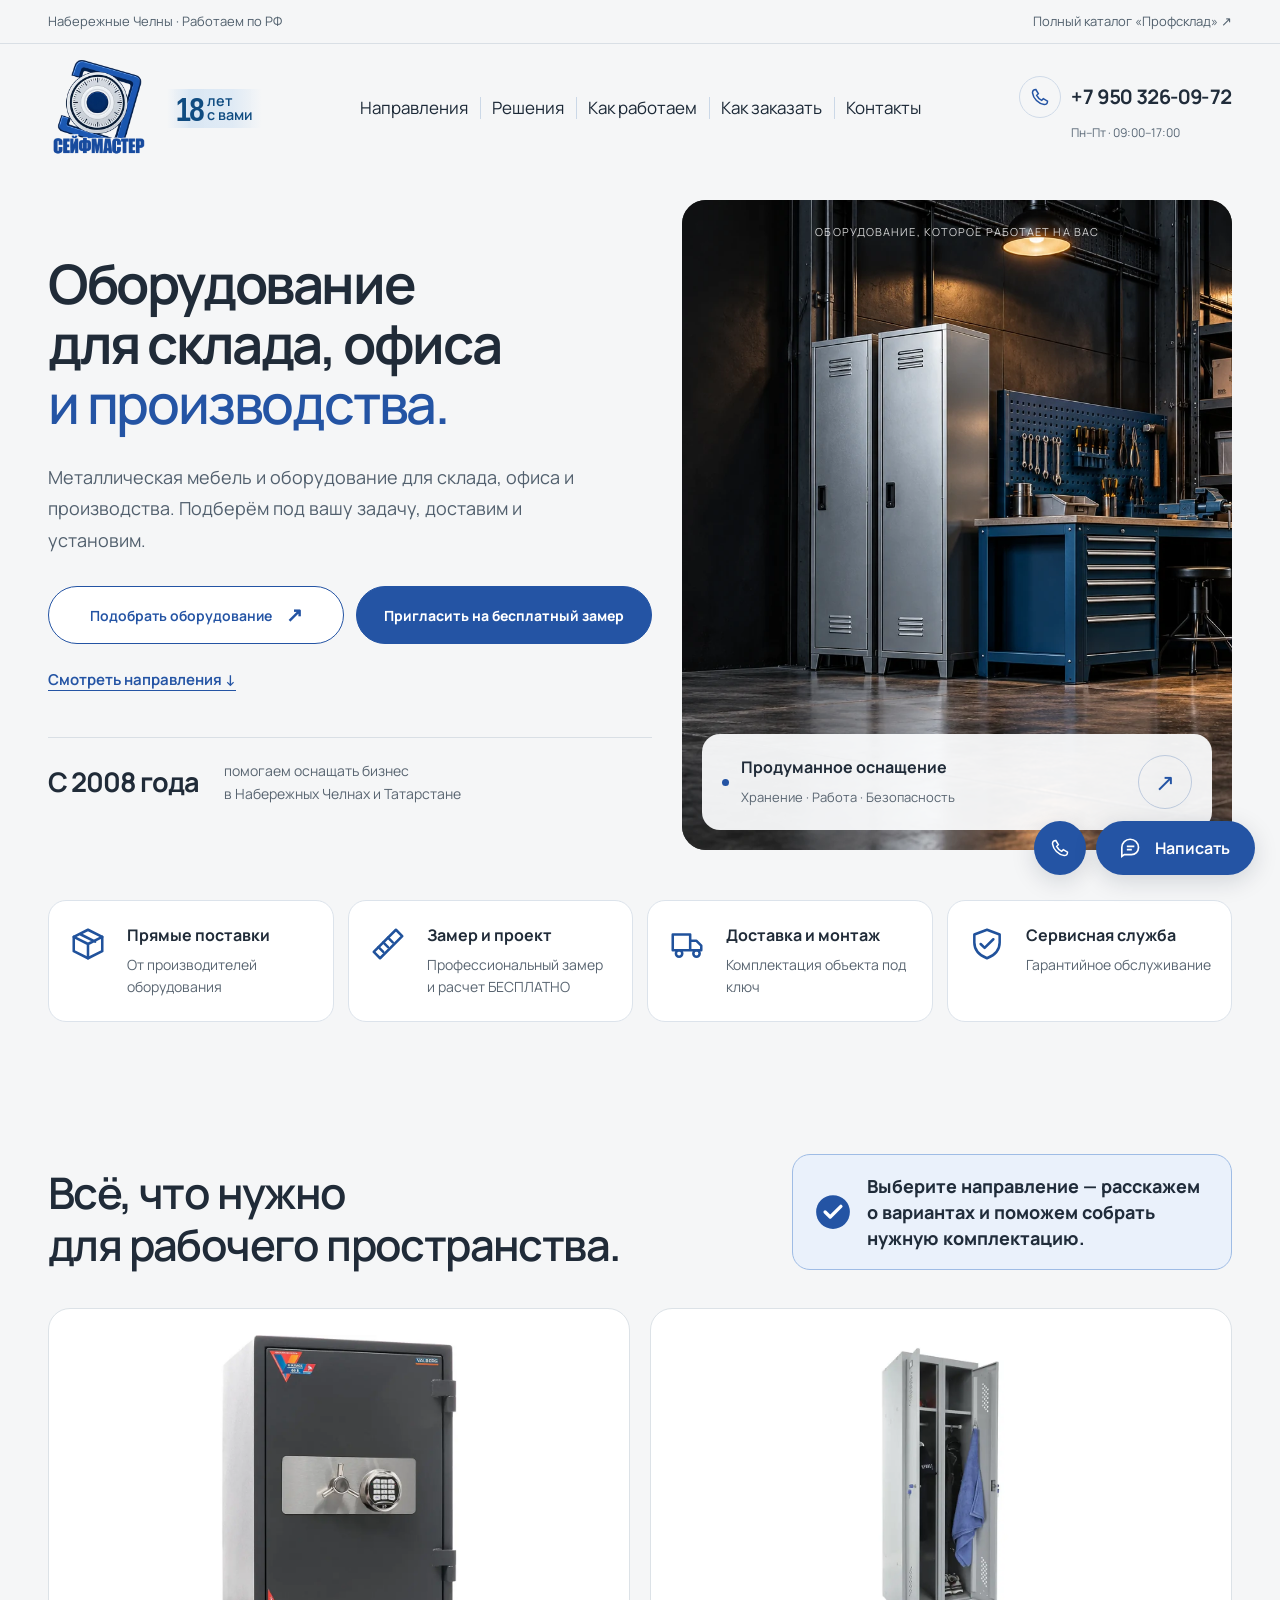
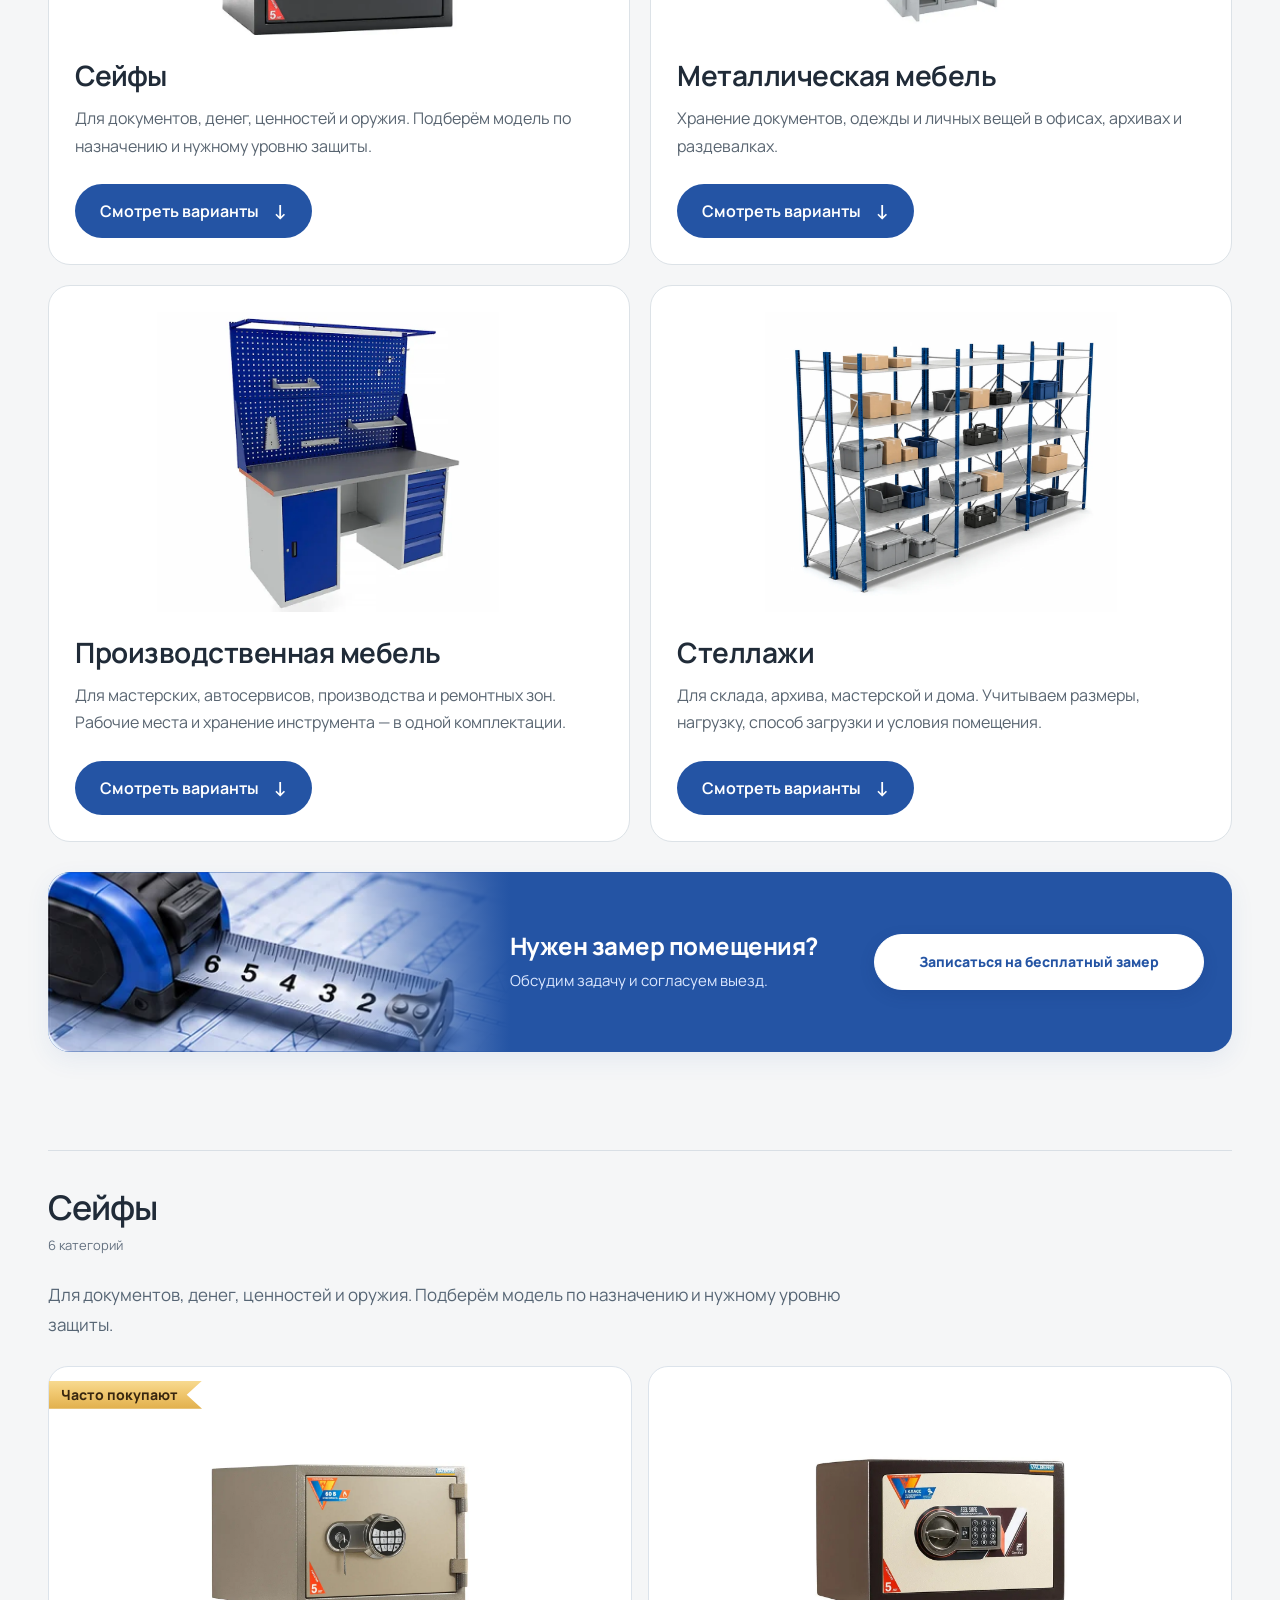
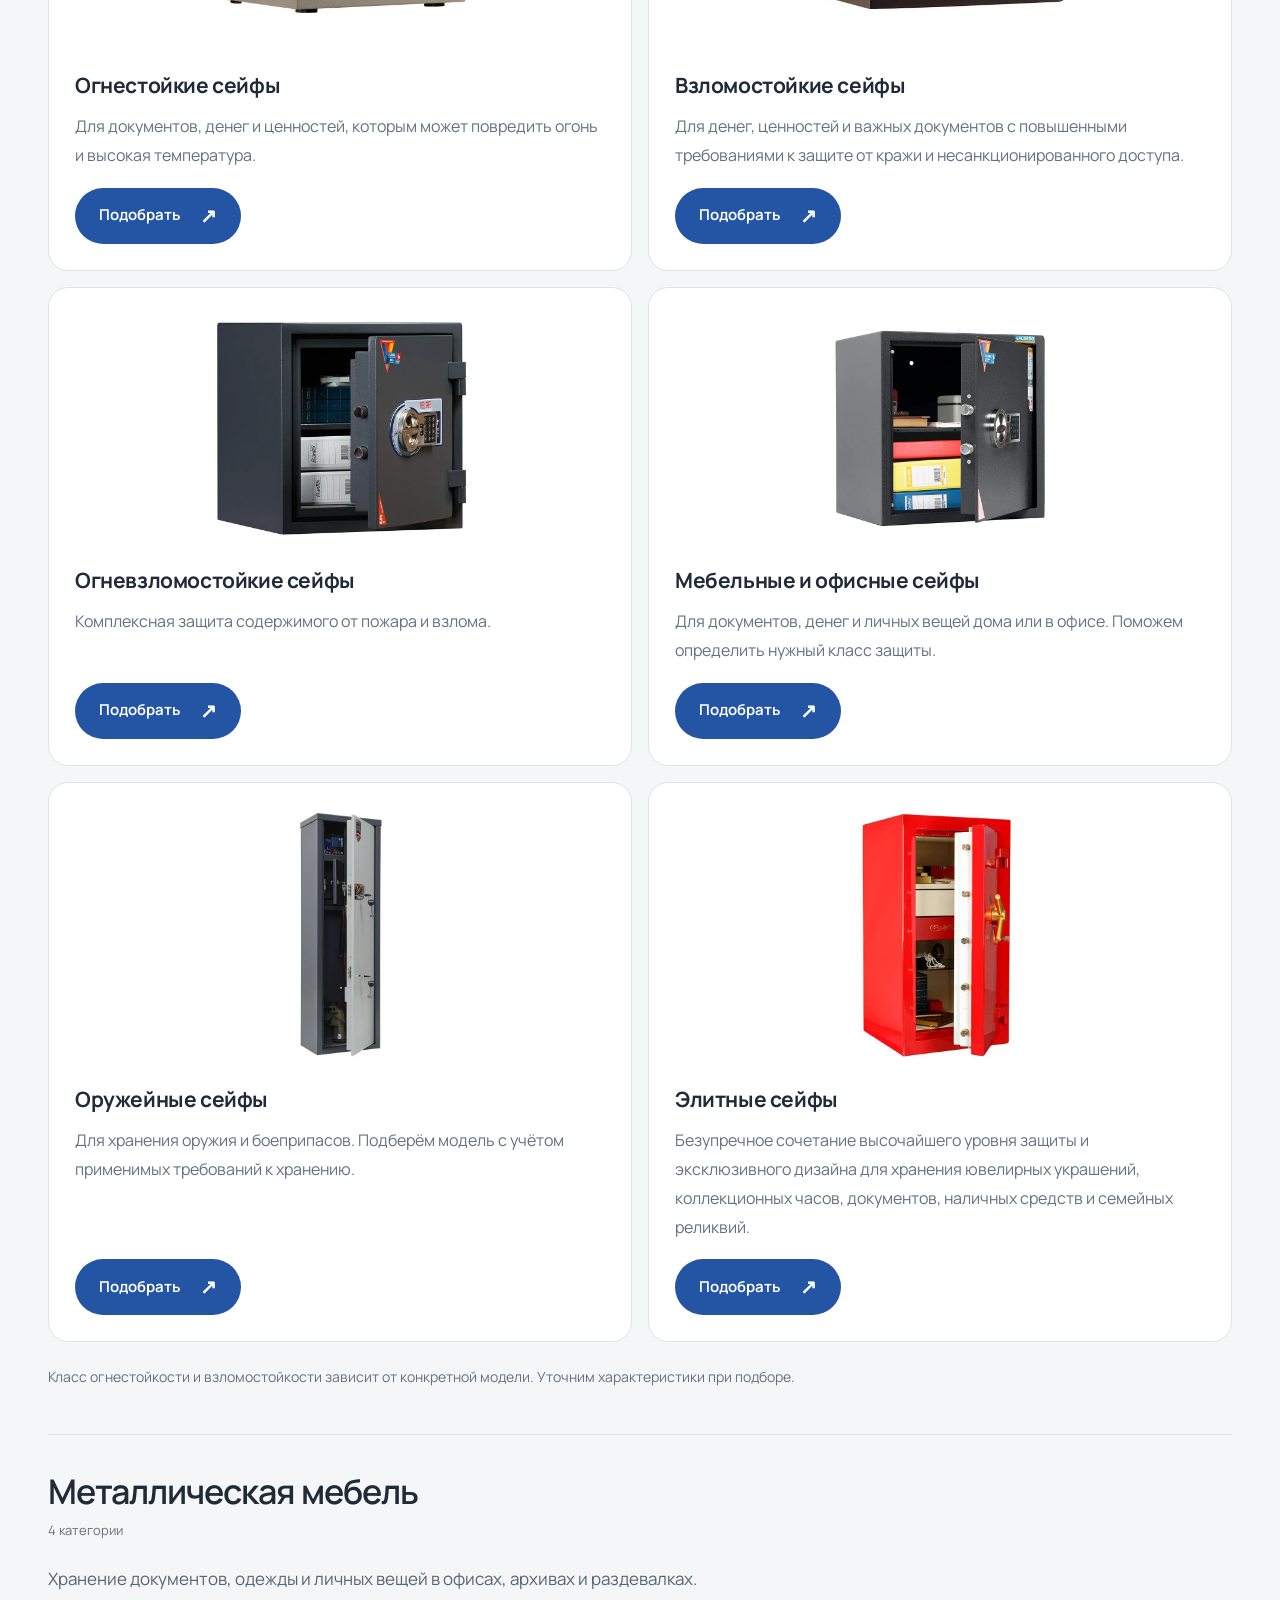
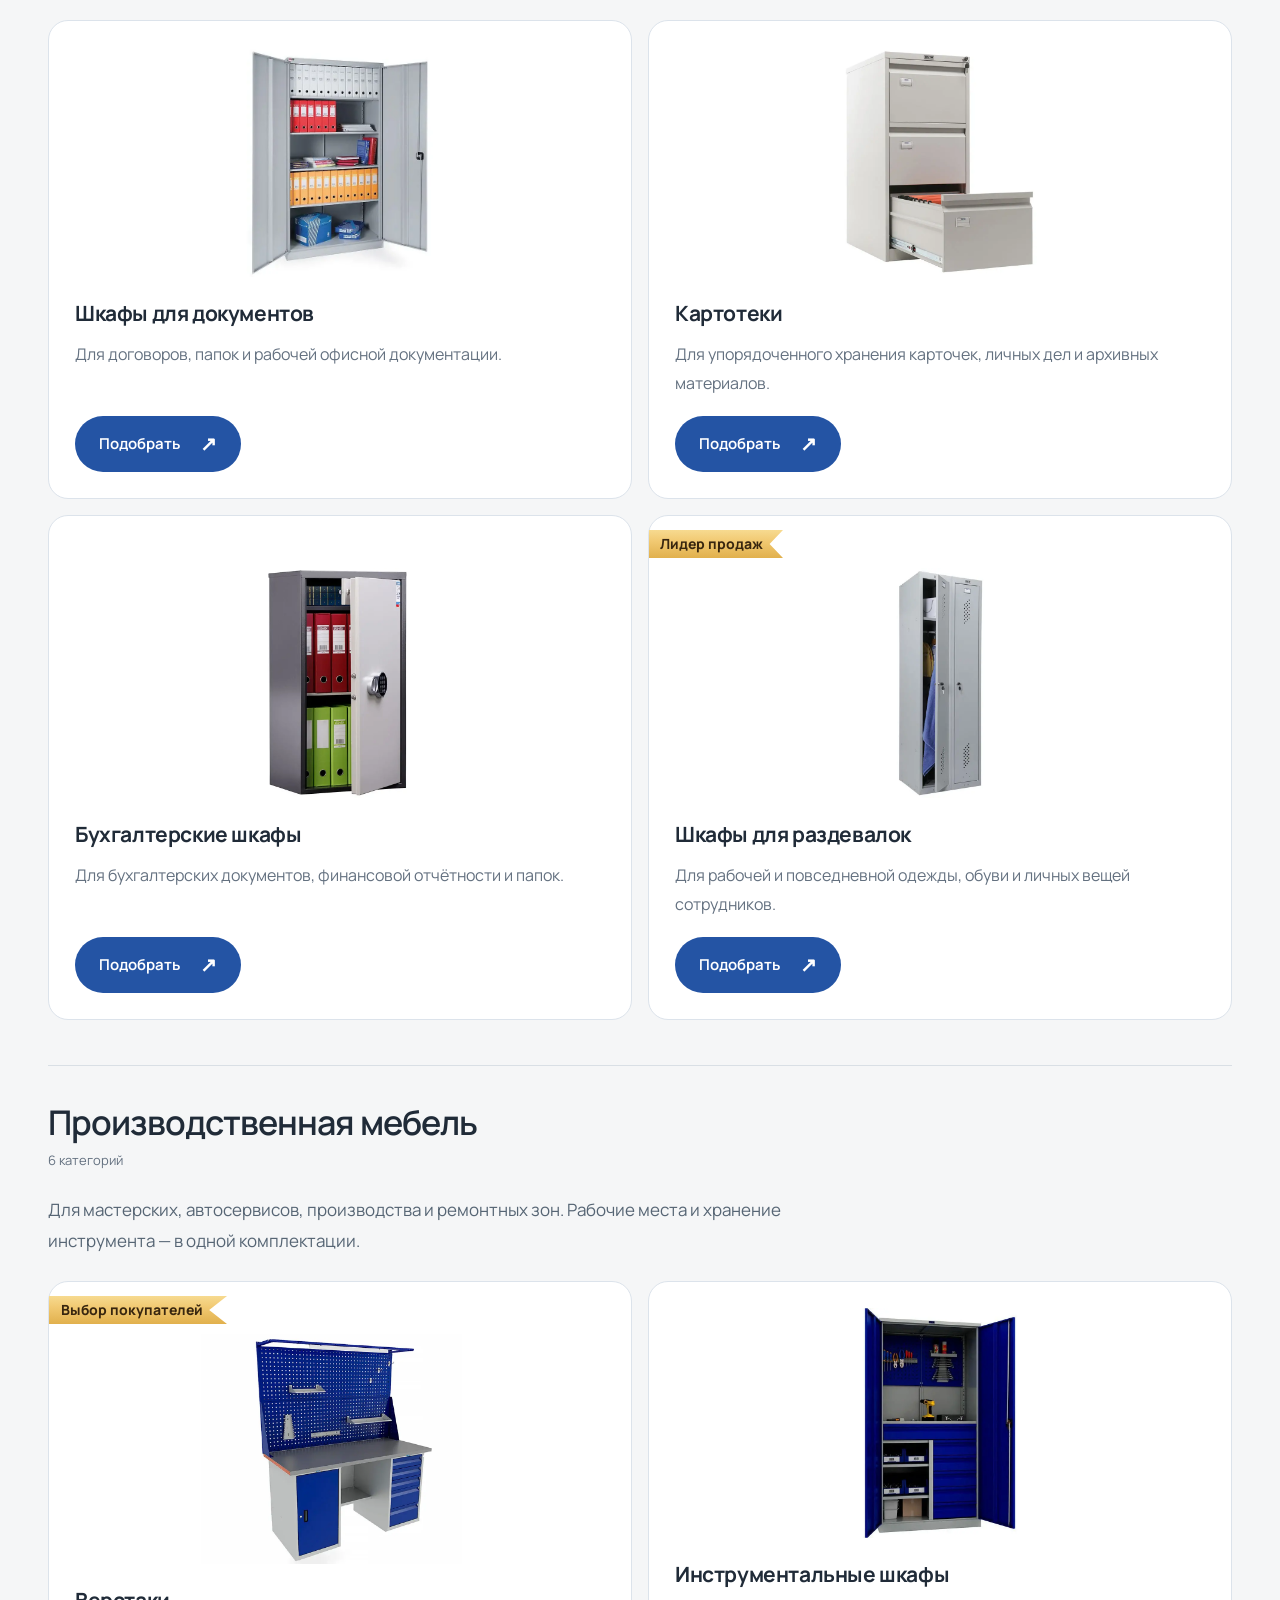
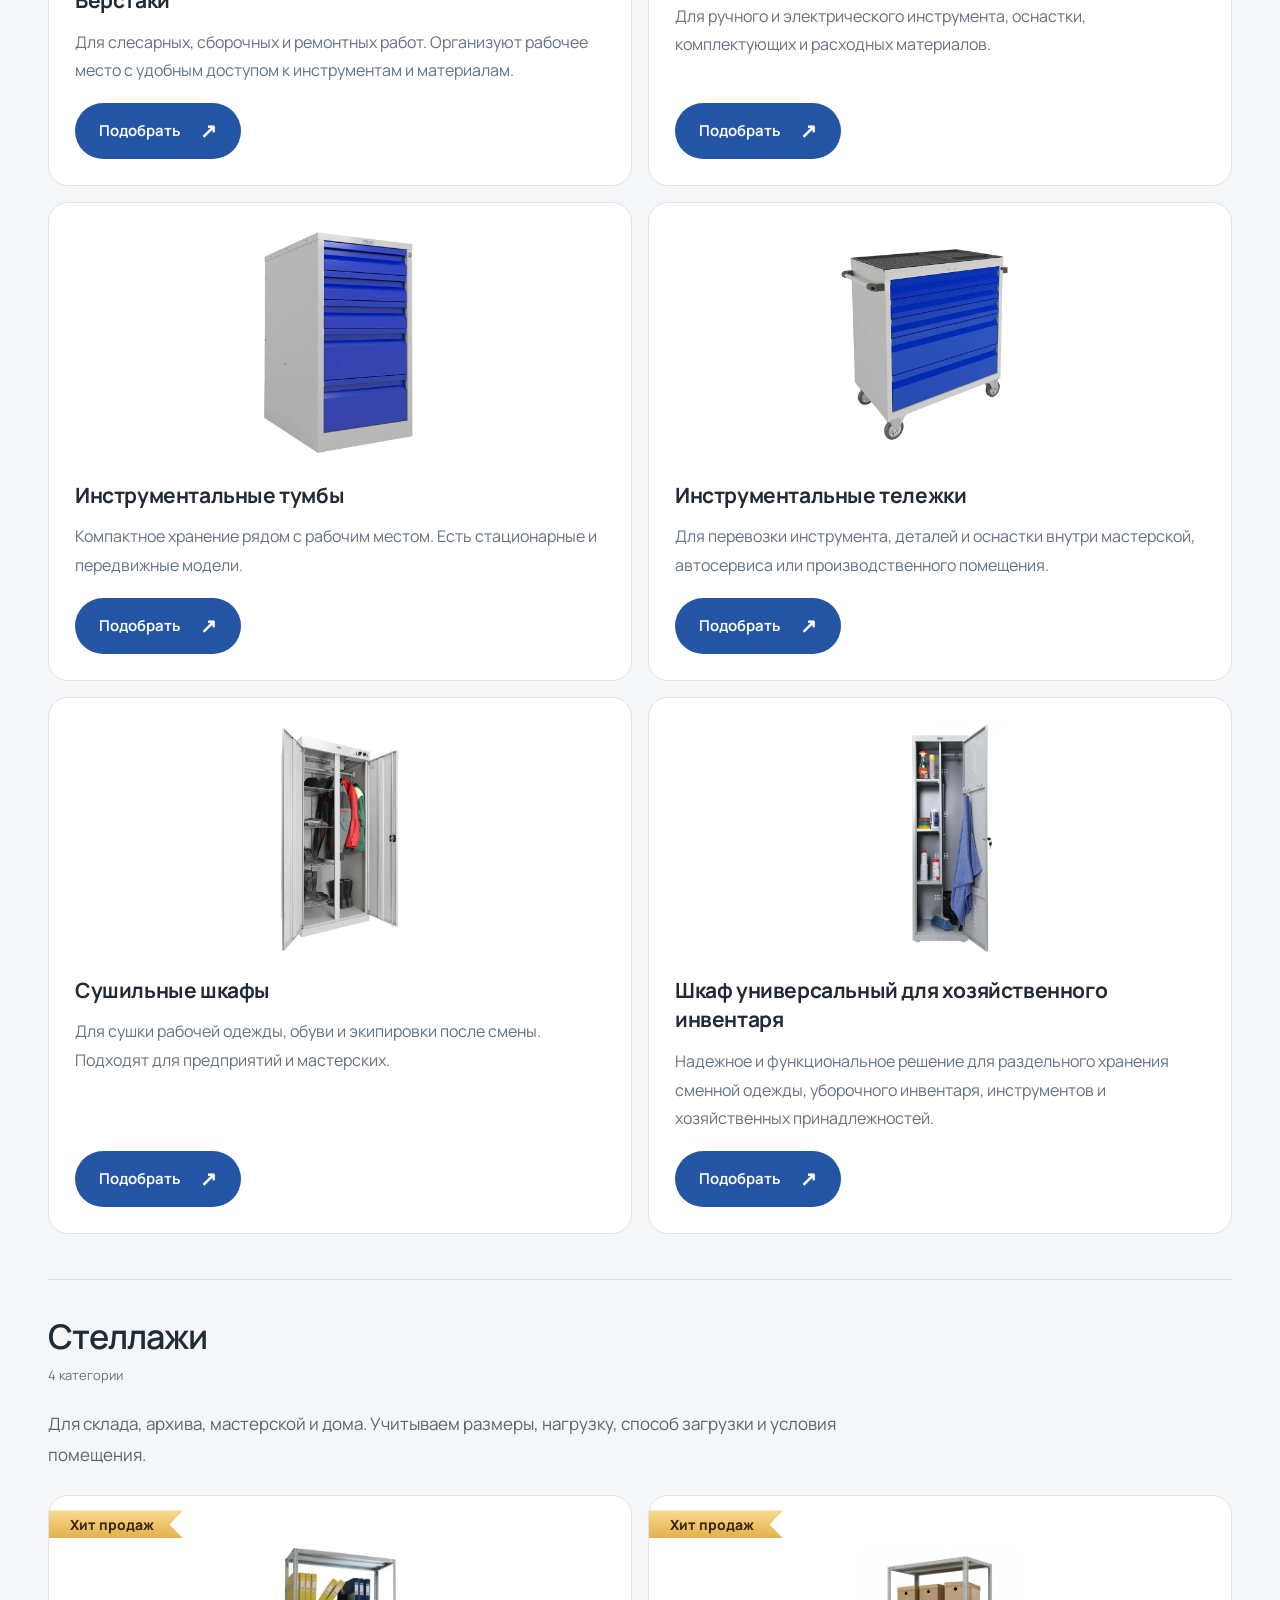
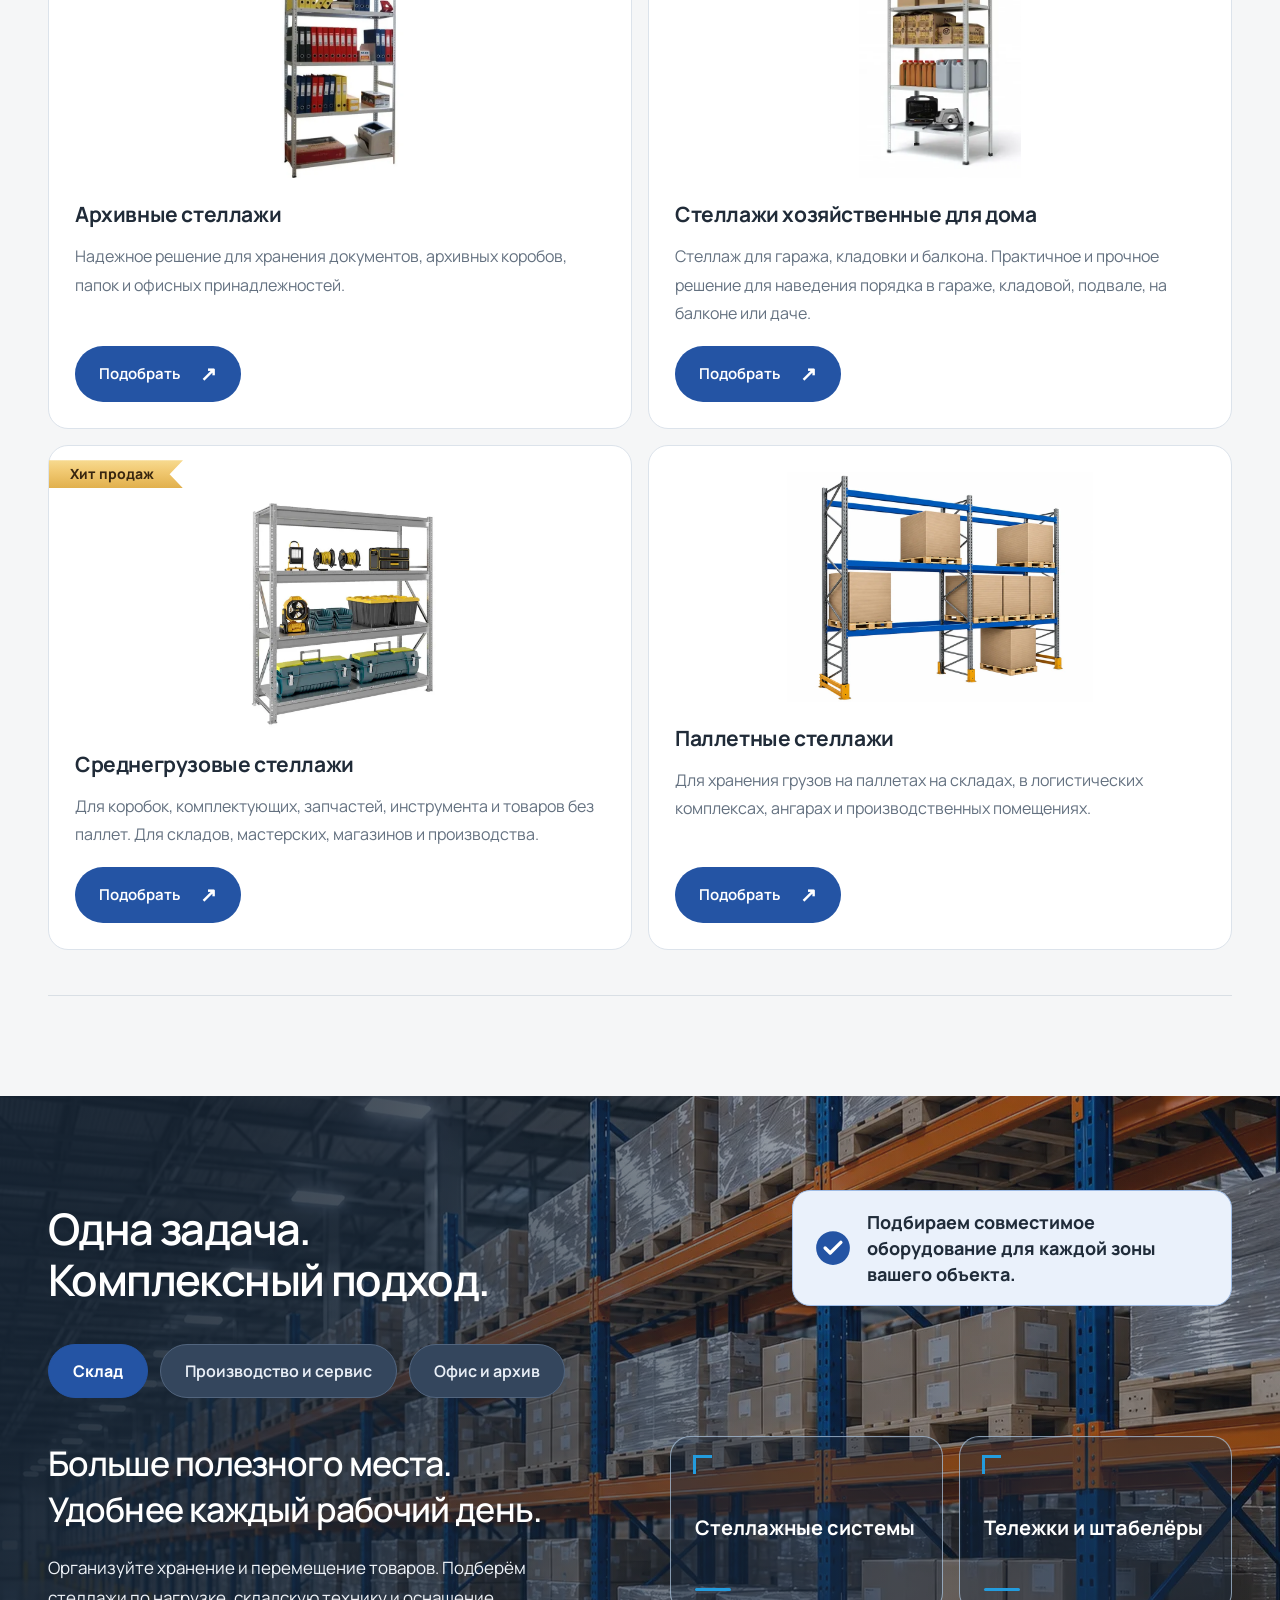
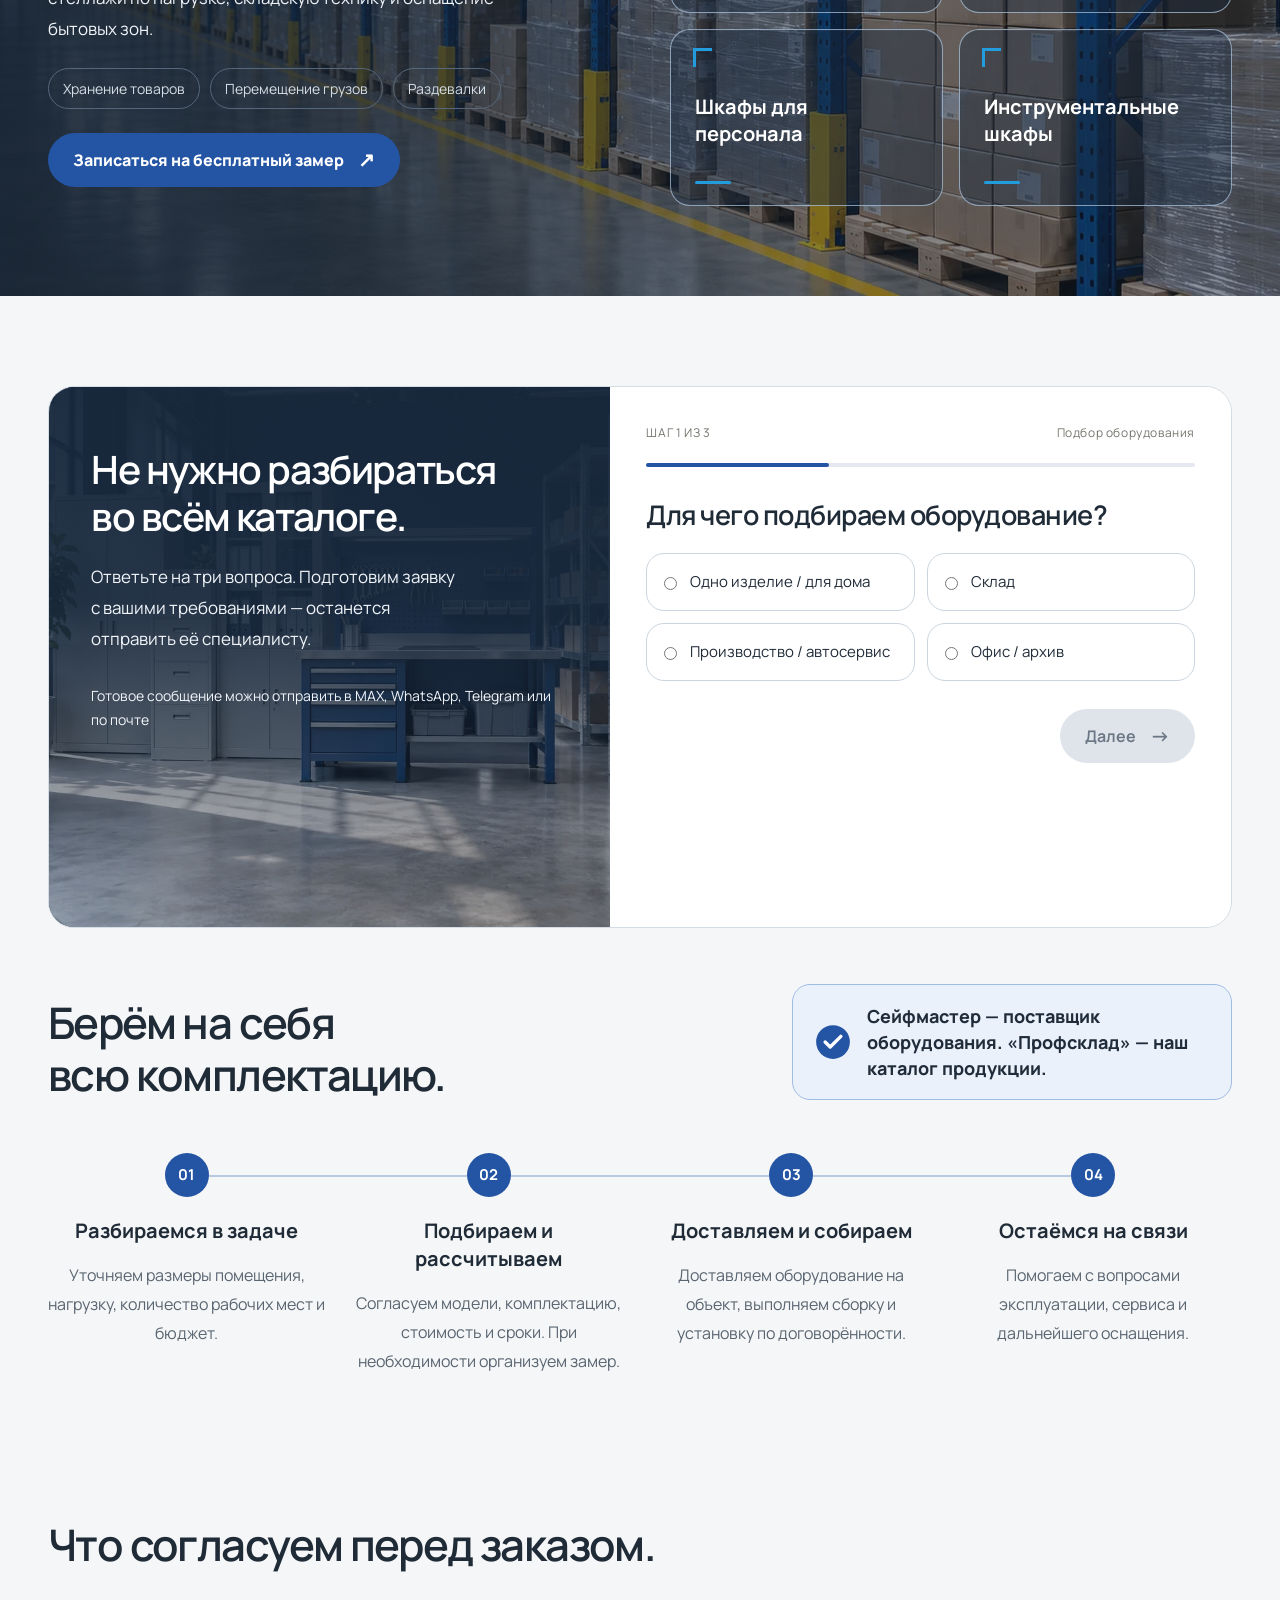
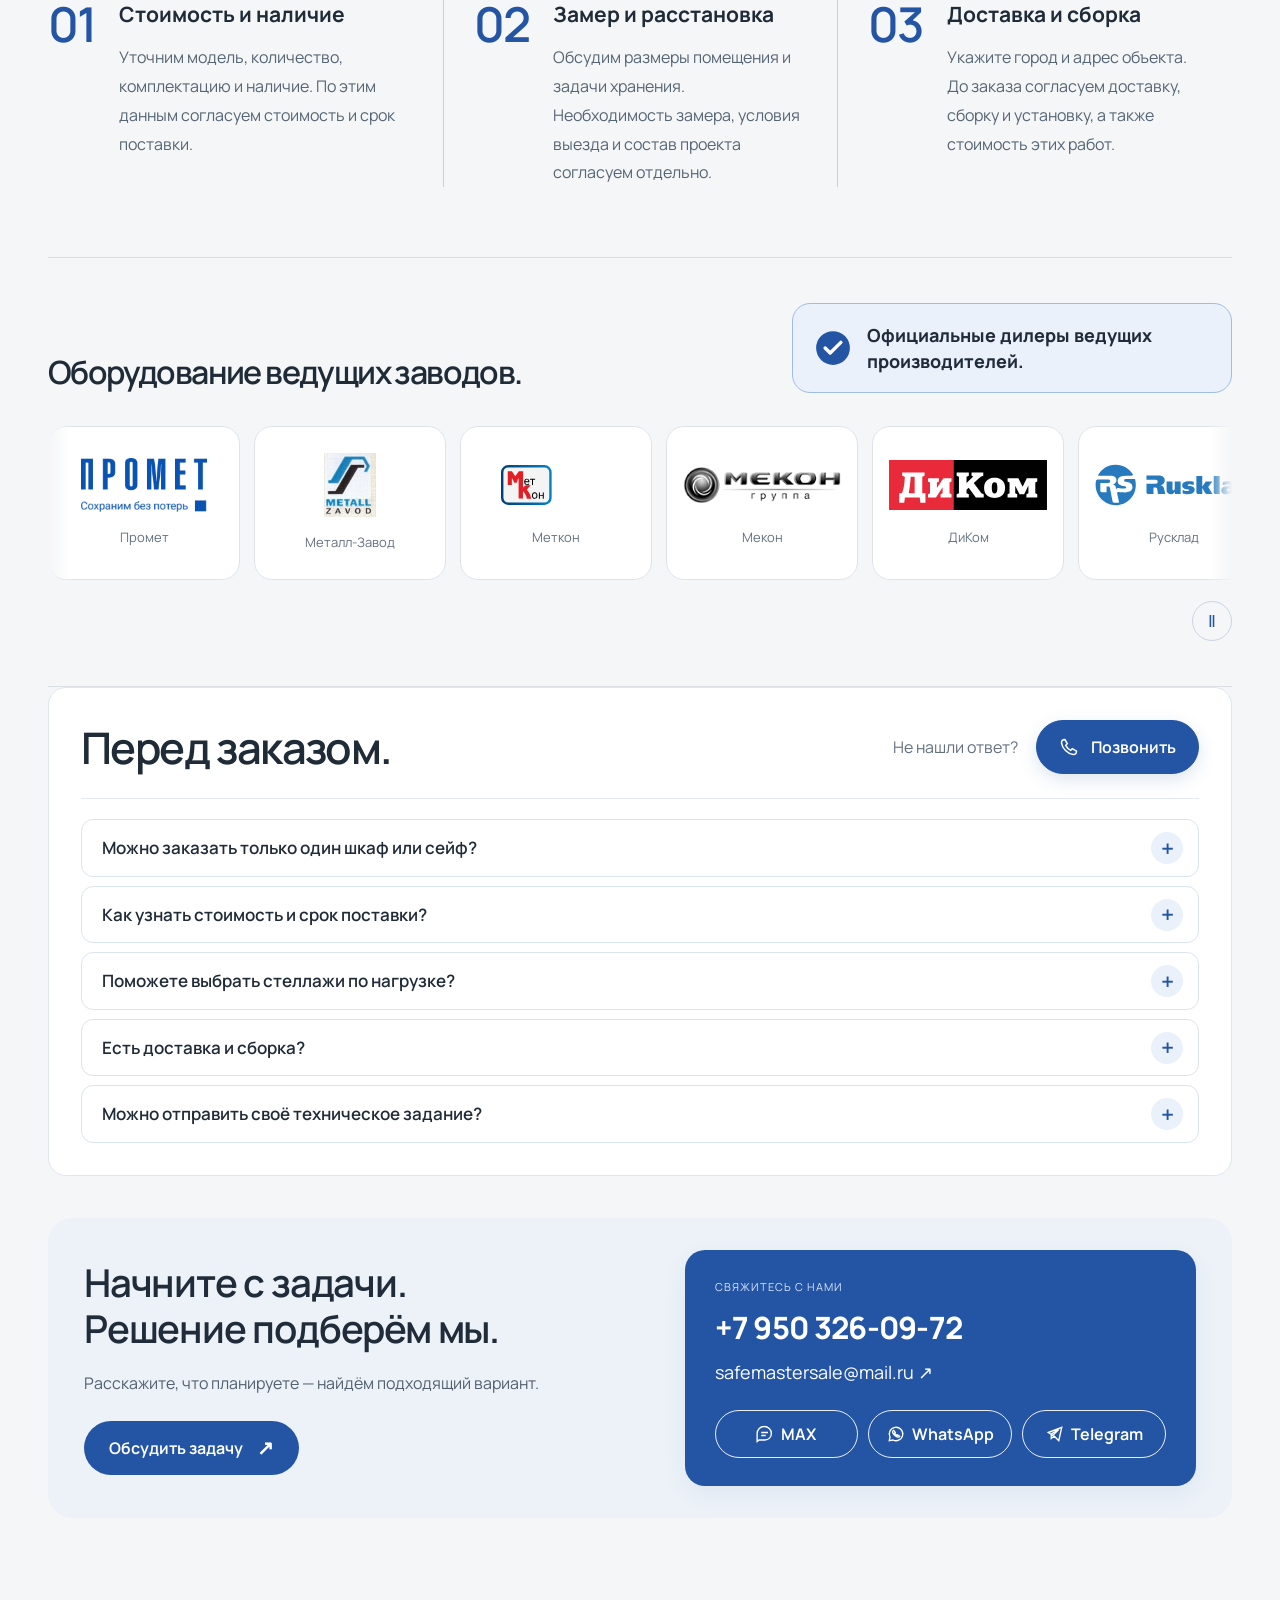
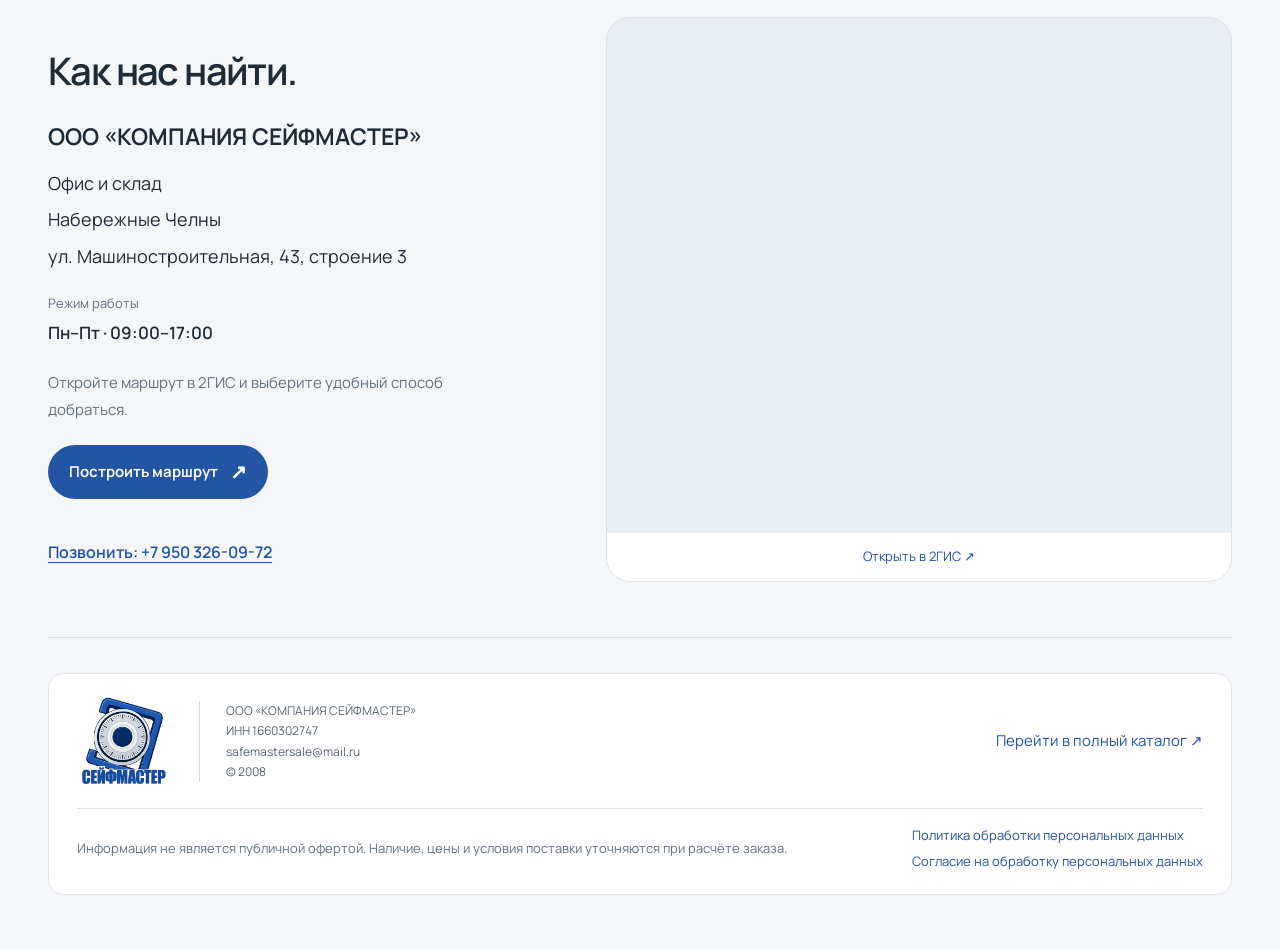
<file: index.html>
<!doctype html><html lang="ru"><head><meta charset="utf-8"><meta name="viewport" content="width=device-width,initial-scale=1"><meta name="theme-color" content="#f4f3ef"><title>Сейфмастер — оборудование для склада, офиса и производства</title><meta name="description" content="Стеллажи, металлические шкафы, сейфы, производственная мебель и складская техника в Набережных Челнах. Подбор, замер, доставка и монтаж."><link rel="icon" href="assets/seifmaster-logo-blue.webp" type="image/webp"><link rel="stylesheet" href="style.css?v=20261124-anniversary"><script src="app.js?v=20261122-contact" defer></script></head><body>
<div class="topline"><div class="wrap"><span>Набережные Челны · Работаем по РФ</span><a href="https://profsklad.ru" target="_blank" rel="noopener">Полный каталог «Профсклад» ↗</a></div></div>
<header><div class="wrap header"><div class="header-brand"><a class="brand" href="#" aria-label="Сейфмастер — к началу страницы"><img class="company-logo" src="assets/seifmaster-logo-blue.webp" alt="Сейфмастер" width="330" height="330" fetchpriority="high" decoding="async"></a><span class="header-anniversary"><span class="header-anniversary-number">18</span> <span class="header-anniversary-copy">лет<br>с вами</span></span></div><nav aria-label="Основное меню"><a class="nav-mobile-catalog" href="#catalog">Направления</a><button class="nav-catalog-toggle" type="button" aria-expanded="false" aria-controls="nav-product-links">Направления</button><div id="nav-product-links" class="nav-product-links" aria-label="Направления продукции"><a href="#guide-safes">Сейфы</a><a href="#guide-metal">Металлическая мебель</a><a href="#guide-tools">Производственная мебель</a><a href="#guide-racks">Стеллажи</a></div><a href="#solutions">Решения</a><a href="#process">Как работаем</a><a href="#selection">Как заказать</a><a href="#contacts">Контакты</a></nav><div class="header-contact"><a class="headerphone" href="tel:+79503260972" aria-label="Позвонить: +7 950 326-09-72"><span class="header-phone-icon" aria-hidden="true"><svg viewBox="0 0 24 24" width="20" height="20" fill="none" stroke="currentColor" stroke-width="1.8"><path d="m7 3 3 5-2 2c1.5 3 3 4.5 6 6l2-2 5 3c0 3-2 4-4 4C10 20 4 14 3 7c0-2 1-4 4-4Z"/></svg></span><span class="header-phone-number">+7 950 326-09-72</span></a><span class="header-hours">Пн–Пт · 09:00–17:00</span></div><button class="menu" aria-label="Открыть меню" aria-expanded="false">☰</button></div></header>
<main><section class="hero wrap"><div class="hero-copy"><h1>Оборудование<br>для склада, офиса<br><em>и производства.</em></h1><p><span class="hero-desktop-description">Металлическая мебель и оборудование для склада, офиса и производства. Подберём под вашу задачу, доставим и установим.</span><span class="hero-mobile-description">Подберём под вашу задачу, доставим и установим.</span></p><div class="hero-actions"><a class="button" href="#selection">Подобрать оборудование <span>↗</span></a><button class="button hero-measure" type="button" data-request="Бесплатный замер помещения">Пригласить на бесплатный замер</button><a class="hero-browse" href="#catalog">Смотреть направления ↓</a></div><div class="hero-bottom"><b>С 2008 года</b><span>помогаем оснащать бизнес<br>в Набережных Челнах и Татарстане</span></div></div><div class="hero-visual"><img src="assets/hero.webp" alt="Металлические шкафы, верстак и стеллажи в интерьере мастерской" fetchpriority="high"><span class="image-note">ОБОРУДОВАНИЕ, КОТОРОЕ РАБОТАЕТ НА ВАС</span><div class="visual-card"><span class="orange-dot"></span><div><b>Продуманное оснащение</b><span>Хранение · Работа · Безопасность</span></div><a href="#solutions" aria-label="Посмотреть решения">↗</a></div></div></section>

<section class="trust wrap" aria-label="Преимущества"><div><svg class="trust-icon" viewBox="0 0 24 24" fill="none" stroke="currentColor" stroke-width="1.6" stroke-linecap="round" stroke-linejoin="round" aria-hidden="true"><path d="M12 3 3 7.5v9L12 21l9-4.5v-9L12 3Z"/><path d="m3 7.5 9 4.5 9-4.5M12 12v9m-4.5-15 9 4.5"/></svg><b>Прямые поставки</b><p>От производителей оборудования</p></div><div><svg class="trust-icon" viewBox="0 0 24 24" fill="none" stroke="currentColor" stroke-width="1.6" stroke-linecap="round" stroke-linejoin="round" aria-hidden="true"><path d="m3 17 14-14 4 4L7 21l-4-4Z"/><path d="m12 8 3 3m-6 0 3 3m-6 0 3 3"/></svg><b>Замер и проект</b><p>Профессиональный замер и расчет БЕСПЛАТНО</p></div><div><svg class="trust-icon" viewBox="0 0 24 24" fill="none" stroke="currentColor" stroke-width="1.6" stroke-linecap="round" stroke-linejoin="round" aria-hidden="true"><path d="M3 6h11v10H3zM14 10h4l3 3v3h-7z"/><circle cx="7" cy="18" r="2"/><circle cx="18" cy="18" r="2"/></svg><b>Доставка и монтаж</b><p>Комплектация объекта под ключ</p></div><div><svg class="trust-icon" viewBox="0 0 24 24" fill="none" stroke="currentColor" stroke-width="1.6" stroke-linecap="round" stroke-linejoin="round" aria-hidden="true"><path d="M12 3 4 6v5c0 5 3 8 8 10 5-2 8-5 8-10V6l-8-3Z"/><path d="m8 12 2.5 2.5L16 9"/></svg><b>Сервисная служба</b><p>Гарантийное обслуживание</p></div></section>
<section id="catalog" class="section wrap"><div class="section-head"><div><h2>Всё, что нужно<br>для рабочего пространства.</h2></div><p class="section-note"><svg viewBox="0 0 32 32" width="36" height="36" aria-hidden="true"><circle cx="16" cy="16" r="15" fill="currentColor"/><path d="m9 16 4.5 4.5L23 11" fill="none" stroke="#fff" stroke-width="3" stroke-linecap="round" stroke-linejoin="round"/></svg><span>Выберите направление — расскажем о вариантах  и поможем собрать нужную комплектацию.</span></p></div><div id="category-grid" class="category-grid"></div><section class="measure-banner" aria-labelledby="measure-title"><div class="measure-art" aria-hidden="true"><img src="assets/measurement-tape.svg" alt="" width="628" height="173" loading="lazy" decoding="async"></div><div class="measure-copy"><h2 id="measure-title">Нужен замер помещения?</h2><p>Обсудим задачу и согласуем выезд.</p></div><button class="button measure-button" type="button" data-request="Бесплатный замер помещения">Записаться на бесплатный замер</button></section></section>
<section class="assortment wrap" aria-label="Виды продукции"><div id="product-guides"></div></section>
<section id="solutions" class="solutions section" data-background="warehouse"><div class="solutions-background" aria-hidden="true"><div class="solutions-bg solutions-bg-warehouse"></div><div class="solutions-bg solutions-bg-production"></div><div class="solutions-bg solutions-bg-office"></div></div><div class="wrap"><div class="section-head"><div><h2>Одна задача.<br>Комплексный подход.</h2></div><p class="section-note"><svg viewBox="0 0 32 32" width="36" height="36" aria-hidden="true"><circle cx="16" cy="16" r="15" fill="currentColor"/><path d="m9 16 4.5 4.5L23 11" fill="none" stroke="#fff" stroke-width="3" stroke-linecap="round" stroke-linejoin="round"/></svg><span>Подбираем совместимое оборудование для каждой зоны вашего объекта.</span></p></div><div class="solution-tabs" role="tablist" aria-label="Тип объекта"><button role="tab" aria-selected="true" data-solution="warehouse" id="tab-warehouse" aria-controls="solution-panel">Склад</button><button role="tab" aria-selected="false" data-solution="production" id="tab-production" aria-controls="solution-panel" tabindex="-1">Производство и сервис</button><button role="tab" aria-selected="false" data-solution="office" id="tab-office" aria-controls="solution-panel" tabindex="-1">Офис и архив</button></div><div id="solution-panel" class="solution-panel" role="tabpanel" aria-labelledby="tab-warehouse"></div></div></section>
<section class="section wrap" id="selection"><div class="selection"><div class="selection-intro"><h2>Не нужно разбираться<br>во всём каталоге.</h2><p>Ответьте на три вопроса. Подготовим заявку с вашими требованиями — останется отправить её специалисту.</p><span class="selection-note">Готовое сообщение можно отправить в MAX, WhatsApp, Telegram или по почте</span><img class="selection-photo" src="assets/selection-equipment.webp" alt="" aria-hidden="true" width="1400" height="788" loading="lazy" decoding="async"></div><div class="quiz"><div class="quiz-top"><span id="step-label" aria-live="polite">ШАГ 1 ИЗ 3</span><span>Подбор оборудования</span></div><div class="progress"><span id="progress-fill"></span></div><form id="quiz-form"><div id="quiz-content"></div><div class="quiz-controls"><button type="button" class="back textlink" hidden>← Назад</button><button type="submit" class="button" id="quiz-next">Далее <span>→</span></button></div></form></div></div></section>
<section class="section wrap process" id="process"><div class="section-head"><div><h2>Берём на себя<br>всю комплектацию.</h2></div><p class="section-note"><svg viewBox="0 0 32 32" width="36" height="36" aria-hidden="true"><circle cx="16" cy="16" r="15" fill="currentColor"/><path d="m9 16 4.5 4.5L23 11" fill="none" stroke="#fff" stroke-width="3" stroke-linecap="round" stroke-linejoin="round"/></svg><span>Сейфмастер — поставщик оборудования. «Профсклад» — наш каталог продукции.</span></p></div><div class="process-grid"><article><span>01</span><h3>Разбираемся в задаче</h3><p>Уточняем размеры помещения, нагрузку, количество рабочих мест и бюджет.</p></article><article><span>02</span><h3>Подбираем и рассчитываем</h3><p>Согласуем модели, комплектацию, стоимость и сроки. При необходимости организуем замер.</p></article><article><span>03</span><h3>Доставляем и собираем</h3><p>Доставляем оборудование на объект, выполняем сборку и установку по договорённости.</p></article><article><span>04</span><h3>Остаёмся на связи</h3><p>Помогаем с вопросами эксплуатации, сервиса и дальнейшего оснащения.</p></article></div></section>
<section class="service-terms wrap" aria-labelledby="terms-title"><h2 id="terms-title">Что согласуем перед заказом.</h2><div><article><h3>Стоимость и наличие</h3><p>Уточним модель, количество, комплектацию и наличие. По этим данным согласуем стоимость и срок поставки.</p></article><article><h3>Замер и расстановка</h3><p>Обсудим размеры помещения и задачи хранения. Необходимость замера, условия выезда и состав проекта согласуем отдельно.</p></article><article><h3>Доставка и сборка</h3><p>Укажите город и адрес объекта. До заказа согласуем доставку, сборку и установку, а также стоимость этих работ.</p></article></div></section><section class="manufacturers wrap" aria-labelledby="makers-title"><div class="manufacturers-heading"><div><h2 id="makers-title">Оборудование ведущих заводов.</h2></div><p class="dealer-badge"><svg viewBox="0 0 32 32" width="36" height="36" aria-hidden="true"><circle cx="16" cy="16" r="15" fill="currentColor"/><path d="m9 16 4.5 4.5L23 11" fill="none" stroke="#fff" stroke-width="3" stroke-linecap="round" stroke-linejoin="round"/></svg><span>Официальные дилеры ведущих производителей.</span></p></div><div class="brand-marquee"><div class="brand-track"><div class="brand-set" role="list" aria-label="Производители оборудования"><div class="manufacturer" role="listitem"><img src="assets/brands/promet.png" alt="Промет" loading="eager"><span>Промет</span></div><div class="manufacturer" role="listitem"><img src="assets/brands/metall-zavod.png" alt="Металл-Завод" loading="eager"><span>Металл-Завод</span></div><div class="manufacturer" role="listitem"><img src="assets/brands/metkon.svg" alt="Меткон" loading="eager"><span>Меткон</span></div><div class="manufacturer" role="listitem"><img src="assets/brands/mekon.png" alt="Мекон" loading="eager"><span>Мекон</span></div><div class="manufacturer" role="listitem"><img src="assets/brands/dikom.svg" alt="ДиКом" loading="eager"><span>ДиКом</span></div><div class="manufacturer" role="listitem"><img src="assets/brands/rusklad.svg" alt="Русклад" loading="eager"><span>Русклад</span></div></div><div class="brand-set" aria-hidden="true"><div class="manufacturer"><img src="assets/brands/promet.png" alt="" loading="eager"><span>Промет</span></div><div class="manufacturer"><img src="assets/brands/metall-zavod.png" alt="" loading="eager"><span>Металл-Завод</span></div><div class="manufacturer"><img src="assets/brands/metkon.svg" alt="" loading="eager"><span>Меткон</span></div><div class="manufacturer"><img src="assets/brands/mekon.png" alt="" loading="eager"><span>Мекон</span></div><div class="manufacturer"><img src="assets/brands/dikom.svg" alt="" loading="eager"><span>ДиКом</span></div><div class="manufacturer"><img src="assets/brands/rusklad.svg" alt="" loading="eager"><span>Русклад</span></div></div></div></div><button class="brand-motion-toggle" type="button" aria-label="Приостановить движение логотипов" aria-pressed="false"><span aria-hidden="true">Ⅱ</span></button></section>
<section class="section wrap faq"><div><h2>Перед заказом.</h2><p>Не нашли ответ?<br><a class="button faq-call" href="tel:+79503260972" aria-label="Позвонить: +7 950 326-09-72"><svg viewBox="0 0 24 24" width="20" height="20" fill="none" stroke="currentColor" stroke-width="1.8" aria-hidden="true"><path d="m7 3 3 5-2 2c1.5 3 3 4.5 6 6l2-2 5 3c0 3-2 4-4 4C10 20 4 14 3 7c0-2 1-4 4-4Z"/></svg><span>Позвонить</span></a></p></div><div><details><summary>Можно заказать только один шкаф или сейф?</summary><p>Да. Можно заказать один шкаф, сейф или любое другое изделие.</p></details><details><summary>Как узнать стоимость и срок поставки?</summary><p>Напишите, что вам нужно и в каком количестве. Мы уточним цену и подскажем, когда сможем привезти заказ.</p></details><details><summary>Поможете выбрать стеллажи по нагрузке?</summary><p>Да. Расскажите, что будете хранить, сколько это весит и сколько места есть. Поможем выбрать подходящие стеллажи.</p></details><details><summary>Есть доставка и сборка?</summary><p>Да, можем доставить, собрать и установить. Скажите, куда привезти заказ — заранее обсудим стоимость и удобное время.</p></details><details><summary>Можно отправить своё техническое задание?</summary><p>Да. Пришлите задание или чертежи в <a href="https://max.ru/u/f9LHodD0cOKD8DfK8macPYXgtQL08Ihr32l44vvXUTE6C_WqEj3_TllmXrg" target="_blank" rel="noopener">MAX</a>, <a href="https://t.me/+79503260972" target="_blank" rel="noopener">Telegram</a> или на почту <a href="mailto:safemastersale@mail.ru">safemastersale@mail.ru</a>. Если готового задания нет, просто напишите, что вам нужно.</p></details></div></section>
<section class="contact-section" id="contacts"><div class="wrap contact-grid"><div><h2>Начните с задачи.<br>Решение подберём мы.</h2><p>Расскажите, что планируете — найдём подходящий вариант.</p><button class="button" data-request="Консультация по оборудованию">Обсудить задачу <span>↗</span></button></div><div class="contact-info"><span>СВЯЖИТЕСЬ С НАМИ</span><a class="contact-phone" href="tel:+79503260972">+7 950 326-09-72</a><a href="mailto:safemastersale@mail.ru">safemastersale@mail.ru ↗</a><div class="contact-channels" aria-label="Способы связи"><a class="button contact-channel channel-max" data-contact-channel="max" href="https://max.ru/u/f9LHodD0cOKD8DfK8macPYXgtQL08Ihr32l44vvXUTE6C_WqEj3_TllmXrg" target="_blank" rel="noopener"><svg viewBox="0 0 24 24" width="20" height="20" fill="none" stroke="currentColor" stroke-width="1.8" aria-hidden="true"><path d="M20.5 11.5a8.5 8.5 0 0 1-8.5 8.5H4l-2.5 2V11.5a9.5 9.5 0 0 1 19 0Z"/><path d="M7 10h9M7 14h6"/></svg><span>MAX</span></a><a class="button contact-channel channel-whatsapp " data-contact-channel="whatsapp" href="https://wa.me/79503260972" target="_blank" rel="noopener"><svg viewBox="0 0 24 24" width="20" height="20" fill="none" stroke="currentColor" stroke-width="1.8" aria-hidden="true"><path d="m3 21 1-5a9 9 0 1 1 4 4l-5 1Z"/><path d="m9 7 2 3-1 1 3 3 1-1 3 2c-1 3-7 0-9-4-1-2-1-3 1-4Z"/></svg><span>WhatsApp</span></a><a class="button contact-channel channel-telegram " data-contact-channel="telegram" href="https://t.me/+79503260972" target="_blank" rel="noopener"><svg viewBox="0 0 24 24" width="20" height="20" fill="none" stroke="currentColor" stroke-width="1.8" aria-hidden="true"><path d="m3 10 18-7-4 18-6-6-4 3v-6l10-6-8 8-6-4Z"/></svg><span>Telegram</span></a></div></div></div></section>
</main><footer class="wrap"><section class="footer-location" aria-labelledby="location-title"><div class="location-info"><h2 id="location-title">Как нас найти.</h2><address><strong>ООО «КОМПАНИЯ СЕЙФМАСТЕР»</strong><span>Офис и склад</span><span>Набережные Челны</span><span>ул. Машиностроительная, 43, строение 3</span></address><div class="location-hours"><span>Режим работы</span><strong>Пн–Пт · 09:00–17:00</strong></div><p>Откройте маршрут в 2ГИС и выберите удобный способ добраться.</p><div class="location-actions"><a class="button" href="https://2gis.ru/nabchelny/directions/points/%7C52.407112%2C55.715692%3B4081915443614604" target="_blank" rel="noopener">Построить маршрут <span aria-hidden="true">↗</span></a></div><p class="location-status" id="location-status" role="status"></p><a class="location-phone" href="tel:+79503260972">Позвонить: +7 950 326-09-72</a></div><div class="location-map"><iframe src="https://makemap.2gis.ru/widget?data=[base64]" title="Сейфмастер на карте 2ГИС — Машиностроительная, 43, строение 3" width="100%" height="420" loading="lazy" sandbox="allow-modals allow-forms allow-scripts allow-same-origin allow-popups allow-top-navigation-by-user-activation"></iframe><a class="map-external" href="https://2gis.ru/nabchelny/firm/4081915443614604" target="_blank" rel="noopener">Открыть в 2ГИС ↗</a></div></section><div class="footer-card"><div class="footer-main"><a href="#" class="brand"><img class="company-logo" src="assets/seifmaster-logo-blue.webp" alt="Сейфмастер" width="330" height="330"></a><span>ООО «КОМПАНИЯ СЕЙФМАСТЕР»<br>ИНН 1660302747<br><a href="mailto:safemastersale@mail.ru">safemastersale@mail.ru</a><br>© 2008</span><a href="https://profsklad.ru" target="_blank" rel="noopener">Перейти в полный каталог ↗</a></div><div class="footer-legal"><p>Информация не является публичной офертой. Наличие, цены и условия поставки уточняются при расчёте заказа.</p><p class="footer-legal-links">
  <a href="privacy.html">Политика обработки персональных данных</a>
  <a href="consent.html">Согласие на обработку персональных данных</a>
</p></div></div></footer>
<div class="floating-contact"><a class="button floating-call" href="tel:+79503260972" aria-label="Позвонить"><svg viewBox="0 0 24 24" width="20" height="20" fill="none" stroke="currentColor" stroke-width="1.8" aria-hidden="true"><path d="m7 3 3 5-2 2c1.5 3 3 4.5 6 6l2-2 5 3c0 3-2 4-4 4C10 20 4 14 3 7c0-2 1-4 4-4Z"/></svg></a><button id="contact-toggle" aria-expanded="false" aria-controls="contact-menu"><svg width="20" height="20" viewBox="0 0 24 24" fill="none" stroke="currentColor" stroke-width="1.7"><path d="M21 11.5a8.5 8.5 0 0 1-8.5 8.5H4l-3 2V11.5a10 10 0 0 1 20 0Z"/><path d="M7 10h9M7 14h6"/></svg><span>Написать</span></button><div id="contact-menu" hidden><a class="button contact-channel channel-max" data-contact-channel="max" href="https://max.ru/u/f9LHodD0cOKD8DfK8macPYXgtQL08Ihr32l44vvXUTE6C_WqEj3_TllmXrg" target="_blank" rel="noopener"><svg viewBox="0 0 24 24" width="20" height="20" fill="none" stroke="currentColor" stroke-width="1.8" aria-hidden="true"><path d="M20.5 11.5a8.5 8.5 0 0 1-8.5 8.5H4l-2.5 2V11.5a9.5 9.5 0 0 1 19 0Z"/><path d="M7 10h9M7 14h6"/></svg><span>MAX</span></a><a class="button contact-channel channel-whatsapp " data-contact-channel="whatsapp" href="https://wa.me/79503260972" target="_blank" rel="noopener"><svg viewBox="0 0 24 24" width="20" height="20" fill="none" stroke="currentColor" stroke-width="1.8" aria-hidden="true"><path d="m3 21 1-5a9 9 0 1 1 4 4l-5 1Z"/><path d="m9 7 2 3-1 1 3 3 1-1 3 2c-1 3-7 0-9-4-1-2-1-3 1-4Z"/></svg><span>WhatsApp</span></a><a class="button contact-channel channel-telegram " data-contact-channel="telegram" href="https://t.me/+79503260972" target="_blank" rel="noopener"><svg viewBox="0 0 24 24" width="20" height="20" fill="none" stroke="currentColor" stroke-width="1.8" aria-hidden="true"><path d="m3 10 18-7-4 18-6-6-4 3v-6l10-6-8 8-6-4Z"/></svg><span>Telegram</span></a><button data-request="Консультация">Подготовить заявку</button></div></div>
<dialog id="photo-dialog" aria-labelledby="product-photo-caption"><button class="dialog-close" aria-label="Закрыть фото">×</button><figure><img id="large-product-photo" alt=""><figcaption id="product-photo-caption"></figcaption></figure><div class="photo-controls"><button id="previous-product-photo" class="button" aria-label="Предыдущее фото">←</button><span id="product-photo-count" aria-live="polite"></span><button id="next-product-photo" class="button" aria-label="Следующее фото">→</button></div></dialog>
<dialog id="detail-dialog" aria-labelledby="detail-title"><button class="dialog-close" aria-label="Закрыть">×</button><div id="detail-content"></div></dialog>
<dialog id="request-dialog" aria-labelledby="request-title"><button class="dialog-close" aria-label="Закрыть">×</button><h2 id="request-title">Расскажите о задаче.</h2><p>Подготовим сообщение. Выберите MAX, WhatsApp, Telegram или почту и отправьте его специалисту.</p><form id="request-form"><label>Что нужно подобрать<input name="subject" id="request-subject" required maxlength="200"></label><div class="form-row"><label>Ваше имя<input name="name" autocomplete="name" required maxlength="80" placeholder="Как к вам обращаться"></label><div class="request-contact-field"><label for="request-contact">Телефон или email<input id="request-contact" name="contact" autocomplete="tel" required maxlength="120" placeholder="+7 (900) 000-00-00"></label><p id="request-contact-error" class="request-error" role="alert" hidden>Введите номер телефона из 11 цифр или корректный адрес электронной почты.</p></div></div><label>Детали задачи<textarea name="message" rows="3" maxlength="3000" placeholder="Количество, размеры, город доставки, пожелания"></textarea></label><div class="request-consent">
  <input type="checkbox" id="request-consent" name="consent" value="2026-11-21" required>
  <div><label for="request-consent">Даю согласие на обработку персональных данных для ответа на обращение.</label>
  <a href="consent.html" target="_blank" rel="noopener">Текст согласия (в новой вкладке)</a></div>
</div>
<button class="button" type="submit">Подготовить обращение <span>↗</span></button><p class="form-note">На следующем шаге выберите MAX, WhatsApp, Telegram или почту. Сообщение отправляется вами в выбранном приложении. Сайт не сохраняет введённые данные.</p></form><div id="email-ready" hidden aria-live="polite"><h3>Сообщение подготовлено</h3><p>Выберите способ связи, затем нажмите «Отправить» в приложении. Заявка ещё не отправлена.</p><div class="request-delivery"><a id="send-max" class="button channel-max" href="https://max.ru/u/f9LHodD0cOKD8DfK8macPYXgtQL08Ihr32l44vvXUTE6C_WqEj3_TllmXrg" target="_blank" rel="noopener">Открыть MAX</a><a id="send-whatsapp" class="button channel-whatsapp" target="_blank" rel="noopener">Открыть WhatsApp</a><a id="send-telegram" class="button channel-telegram" target="_blank" rel="noopener">Открыть Telegram</a><a id="send-email" class="button">Открыть почту</a></div><p class="form-note" id="max-send-note">Для MAX скопируем текст заявки при открытии чата. Вставьте его в сообщение и отправьте. Если текст не скопировался, нажмите «Скопировать текст».</p><textarea readonly id="email-text" rows="7" aria-label="Текст заявки"></textarea><div class="request-draft-actions"><button class="button" id="copy-email" type="button">Скопировать текст</button><button class="textlink" id="edit-request" type="button">Редактировать заявку</button></div><p id="copy-status" role="status"></p></div></dialog>
</body></html>
</file>
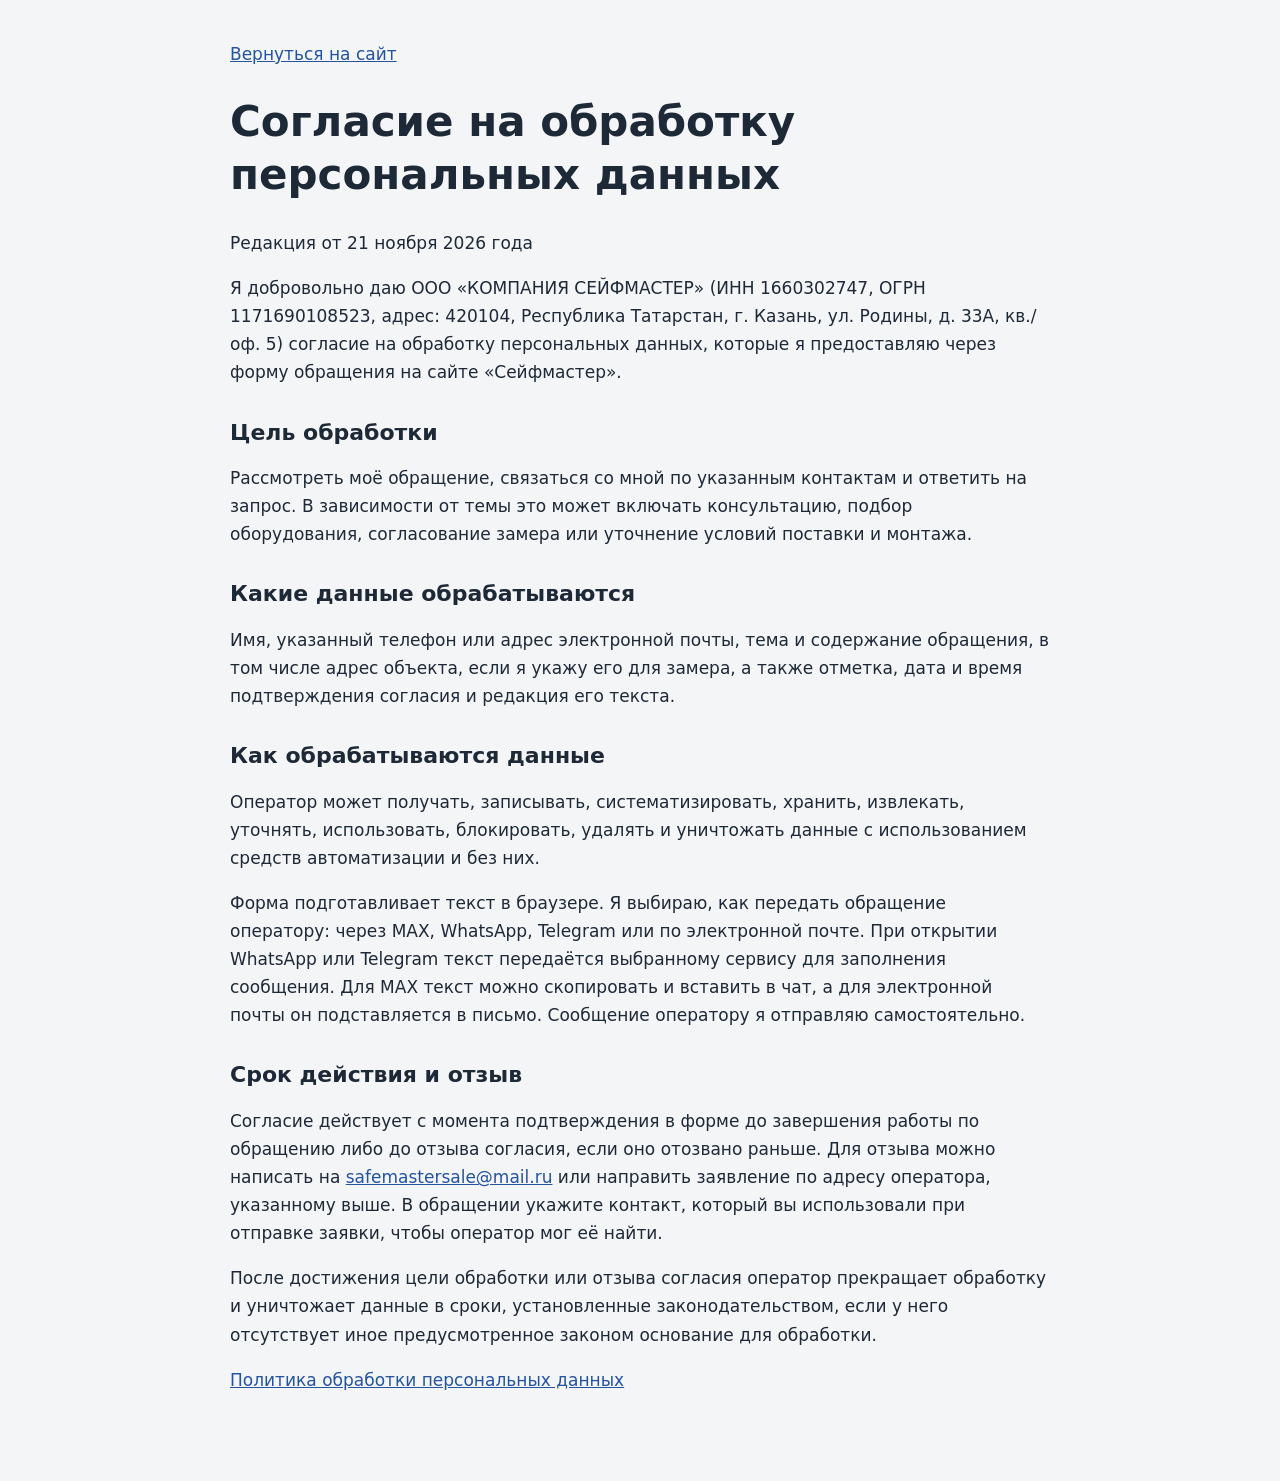
<file: consent.html>
<!doctype html>
<html lang="ru">
<head>
  <meta charset="utf-8">
  <meta name="viewport" content="width=device-width, initial-scale=1">
  <title>Согласие на обработку персональных данных — Сейфмастер</title>
  <style>
    body { margin: 0; background: #f4f5f7; color: #1e2937; font: 17px/1.65 system-ui, sans-serif; }
    main { max-width: 820px; margin: 0 auto; padding: 40px 22px 70px; }
    a { color: #2453a0; }
    h1, h2 { line-height: 1.25; }
    h1 { font-size: clamp(28px, 5vw, 42px); }
    h2 { font-size: 22px; margin-top: 32px; }
  </style>
</head>
<body>
  <main>
    <a href="./">Вернуться на сайт</a>
    <h1>Согласие на обработку персональных данных</h1>
    <p>Редакция от <time datetime="2026-11-21">21 ноября 2026 года</time></p>
    <p>Я добровольно даю ООО «КОМПАНИЯ СЕЙФМАСТЕР» (ИНН 1660302747, ОГРН 1171690108523, адрес: 420104, Республика Татарстан, г. Казань, ул. Родины, д. 33А, кв./оф. 5) согласие на обработку персональных данных, которые я предоставляю через форму обращения на сайте «Сейфмастер».</p>
    <h2>Цель обработки</h2>
    <p>Рассмотреть моё обращение, связаться со мной по указанным контактам и ответить на запрос. В зависимости от темы это может включать консультацию, подбор оборудования, согласование замера или уточнение условий поставки и монтажа.</p>
    <h2>Какие данные обрабатываются</h2>
    <p>Имя, указанный телефон или адрес электронной почты, тема и содержание обращения, в том числе адрес объекта, если я укажу его для замера, а также отметка, дата и время подтверждения согласия и редакция его текста.</p>
    <h2>Как обрабатываются данные</h2>
    <p>Оператор может получать, записывать, систематизировать, хранить, извлекать, уточнять, использовать, блокировать, удалять и уничтожать данные с использованием средств автоматизации и без них.</p>
    <p>Форма подготавливает текст в браузере. Я выбираю, как передать обращение оператору: через MAX, WhatsApp, Telegram или по электронной почте. При открытии WhatsApp или Telegram текст передаётся выбранному сервису для заполнения сообщения. Для MAX текст можно скопировать и вставить в чат, а для электронной почты он подставляется в письмо. Сообщение оператору я отправляю самостоятельно.</p>
    <h2>Срок действия и отзыв</h2>
    <p>Согласие действует с момента подтверждения в форме до завершения работы по обращению либо до отзыва согласия, если оно отозвано раньше. Для отзыва можно написать на <a href="mailto:safemastersale@mail.ru">safemastersale@mail.ru</a> или направить заявление по адресу оператора, указанному выше. В обращении укажите контакт, который вы использовали при отправке заявки, чтобы оператор мог её найти.</p>
    <p>После достижения цели обработки или отзыва согласия оператор прекращает обработку и уничтожает данные в сроки, установленные законодательством, если у него отсутствует иное предусмотренное законом основание для обработки.</p>
    <p><a href="privacy.html">Политика обработки персональных данных</a></p>
  </main>
</body>
</html>
</file>
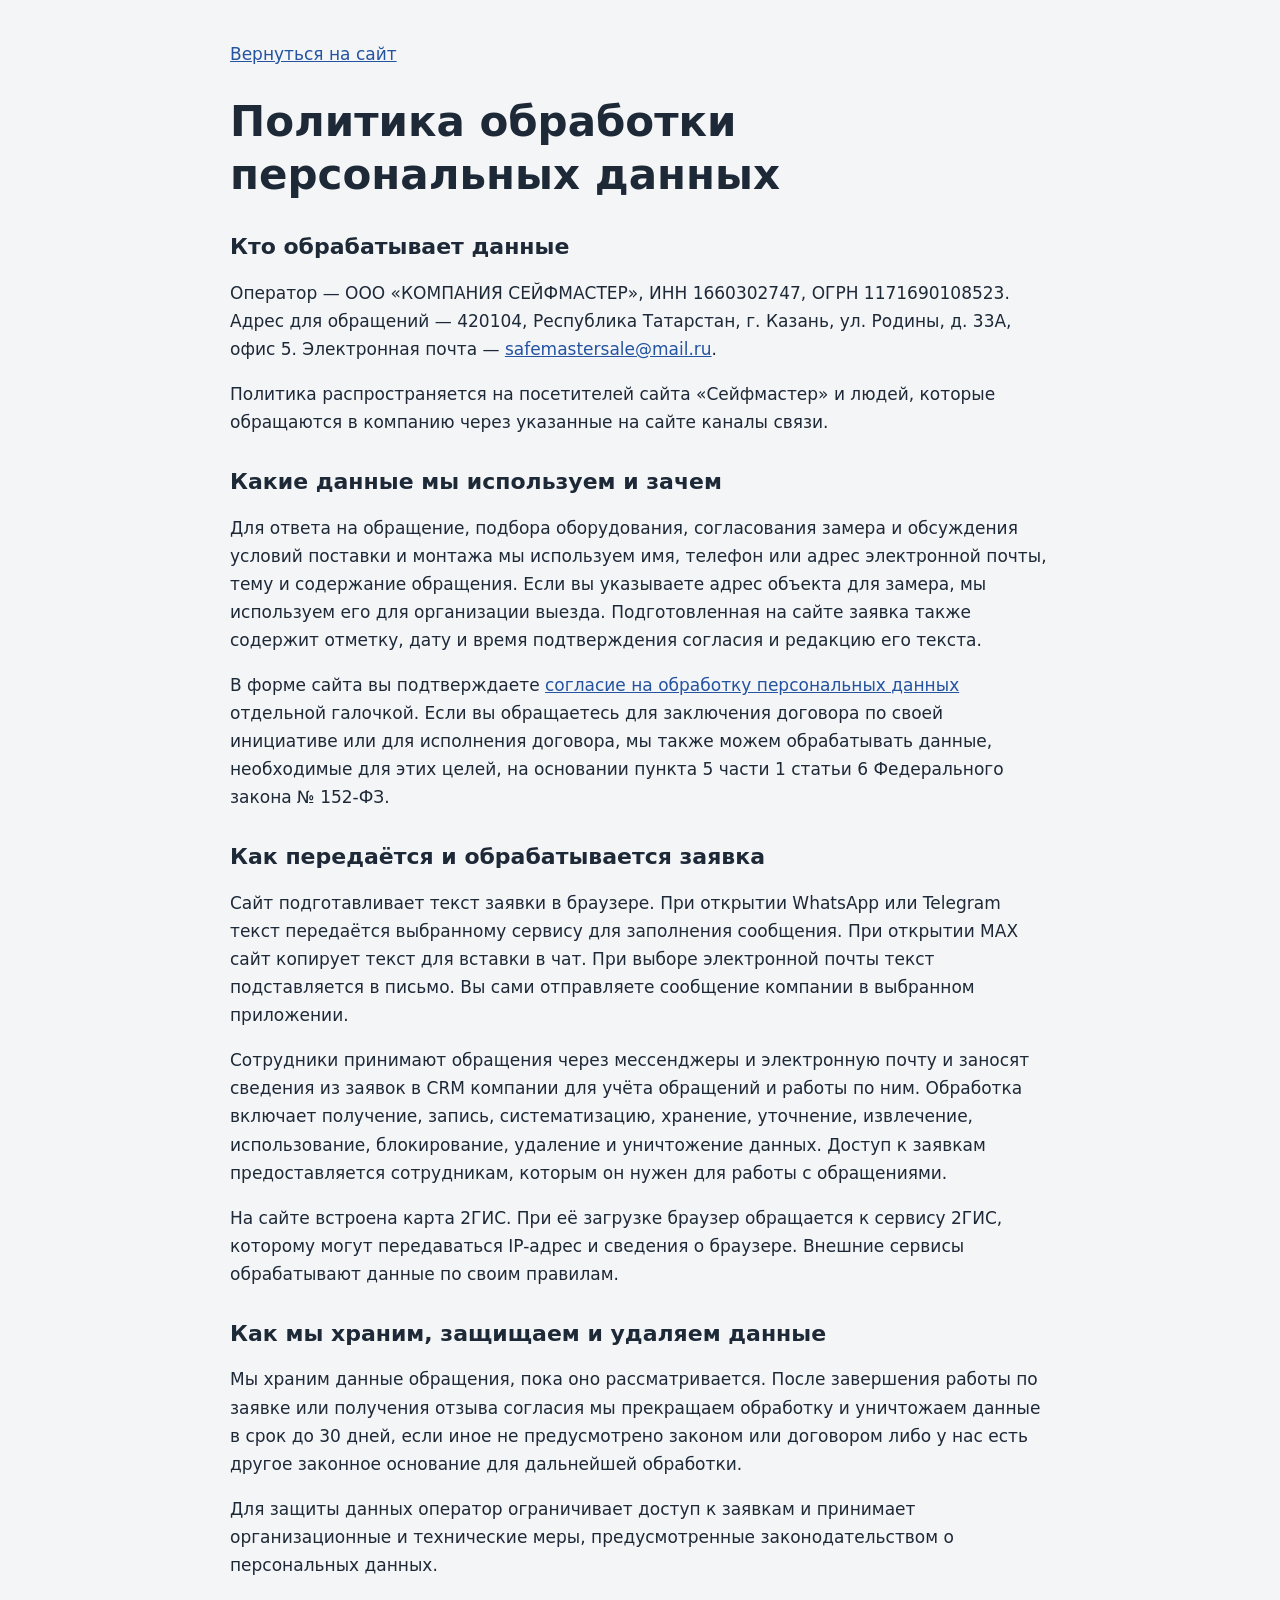
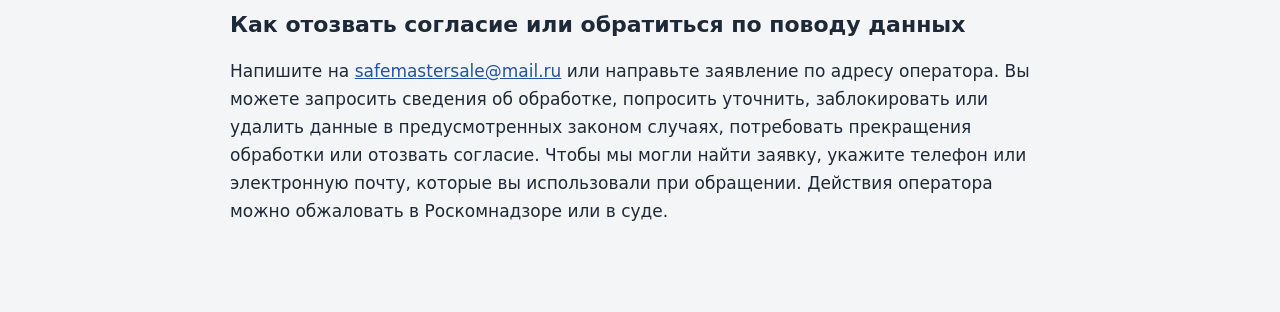
<file: privacy.html>
<!doctype html>
<html lang="ru">
<head>
  <meta charset="utf-8">
  <meta name="viewport" content="width=device-width, initial-scale=1">
  <title>Политика обработки персональных данных — Сейфмастер</title>
  <style>body{margin:0;background:#f4f5f7;color:#1e2937;font:17px/1.65 system-ui,sans-serif}main{max-width:820px;margin:0 auto;padding:40px 22px 70px}a{color:#2453a0}h1,h2{line-height:1.25}h1{font-size:clamp(28px,5vw,42px)}h2{font-size:22px;margin-top:32px}</style>
</head>
<body>
  <main>
    <a href="./">Вернуться на сайт</a>
    <h1>Политика обработки персональных данных</h1>

    <h2>Кто обрабатывает данные</h2>
    <p>Оператор — ООО «КОМПАНИЯ СЕЙФМАСТЕР», ИНН 1660302747, ОГРН 1171690108523. Адрес для обращений — 420104, Республика Татарстан, г. Казань, ул. Родины, д. 33А, офис 5. Электронная почта — <a href="mailto:safemastersale@mail.ru">safemastersale@mail.ru</a>.</p>
    <p>Политика распространяется на посетителей сайта «Сейфмастер» и людей, которые обращаются в компанию через указанные на сайте каналы связи.</p>

    <h2>Какие данные мы используем и зачем</h2>
    <p>Для ответа на обращение, подбора оборудования, согласования замера и обсуждения условий поставки и монтажа мы используем имя, телефон или адрес электронной почты, тему и содержание обращения. Если вы указываете адрес объекта для замера, мы используем его для организации выезда. Подготовленная на сайте заявка также содержит отметку, дату и время подтверждения согласия и редакцию его текста.</p>
    <p>В форме сайта вы подтверждаете <a href="consent.html">согласие на обработку персональных данных</a> отдельной галочкой. Если вы обращаетесь для заключения договора по своей инициативе или для исполнения договора, мы также можем обрабатывать данные, необходимые для этих целей, на основании пункта 5 части 1 статьи 6 Федерального закона № 152‑ФЗ.</p>

    <h2>Как передаётся и обрабатывается заявка</h2>
    <p>Сайт подготавливает текст заявки в браузере. При открытии WhatsApp или Telegram текст передаётся выбранному сервису для заполнения сообщения. При открытии MAX сайт копирует текст для вставки в чат. При выборе электронной почты текст подставляется в письмо. Вы сами отправляете сообщение компании в выбранном приложении.</p>
    <p>Сотрудники принимают обращения через мессенджеры и электронную почту и заносят сведения из заявок в CRM компании для учёта обращений и работы по ним. Обработка включает получение, запись, систематизацию, хранение, уточнение, извлечение, использование, блокирование, удаление и уничтожение данных. Доступ к заявкам предоставляется сотрудникам, которым он нужен для работы с обращениями.</p>
    <p>На сайте встроена карта 2ГИС. При её загрузке браузер обращается к сервису 2ГИС, которому могут передаваться IP-адрес и сведения о браузере. Внешние сервисы обрабатывают данные по своим правилам.</p>

    <h2>Как мы храним, защищаем и удаляем данные</h2>
    <p>Мы храним данные обращения, пока оно рассматривается. После завершения работы по заявке или получения отзыва согласия мы прекращаем обработку и уничтожаем данные в срок до 30 дней, если иное не предусмотрено законом или договором либо у нас есть другое законное основание для дальнейшей обработки.</p>
    <p>Для защиты данных оператор ограничивает доступ к заявкам и принимает организационные и технические меры, предусмотренные законодательством о персональных данных.</p>

    <h2>Как отозвать согласие или обратиться по поводу данных</h2>
    <p>Напишите на <a href="mailto:safemastersale@mail.ru">safemastersale@mail.ru</a> или направьте заявление по адресу оператора. Вы можете запросить сведения об обработке, попросить уточнить, заблокировать или удалить данные в предусмотренных законом случаях, потребовать прекращения обработки или отозвать согласие. Чтобы мы могли найти заявку, укажите телефон или электронную почту, которые вы использовали при обращении. Действия оператора можно обжаловать в Роскомнадзоре или в суде.</p>
  </main>
</body>
</html>
</file>
<file: style.css>
@import url('https://fonts.googleapis.com/css2?family=Manrope:wght@400;450;500;550;600;650;700;750;800&display=swap');
:root{--ink:#242826;--muted:#71736e;--paper:#f5f4f0;--orange:#e95624;--line:#dedfd8;--radius:16px}*{box-sizing:border-box}html{scroll-behavior:smooth;scroll-padding-top:100px}body{margin:0;background:var(--paper);color:var(--ink);font-family:Manrope,Arial,sans-serif;font-size:15px;line-height:1.6}a{color:inherit;text-decoration:none}button,input,textarea{font:inherit}button,a,input,textarea,summary{-webkit-tap-highlight-color:transparent}button{cursor:pointer}button:disabled{opacity:.45;cursor:not-allowed}button:focus-visible,a:focus-visible,summary:focus-visible{outline:3px solid var(--orange);outline-offset:5px}input:focus,textarea:focus{outline:2px solid var(--orange);outline-offset:2px}.wrap{max-width:1360px;margin:auto;width:calc(100% - 96px)}.topline{font-size:11px;border-bottom:1px solid var(--line);color:#64675f}.topline .wrap{display:flex;justify-content:space-between;padding:9px 0}header{position:sticky;top:0;z-index:20;background:#f5f4f0ed;backdrop-filter:blur(16px)}.header{display:flex;align-items:center;gap:30px;min-height:96px}.brand{display:flex;align-items:center;gap:10px;font-weight:800;font-size:21px;letter-spacing:-.8px;line-height:1.1}.brand small{display:block;font-size:8px;letter-spacing:1.6px;font-weight:650;margin-top:7px}.brandmark{background:var(--orange);color:white;display:flex;align-items:center;justify-content:center;width:44px;height:44px;border-radius:9px;font-size:27px;letter-spacing:-10px;padding-right:9px}.brandmark span{font-size:19px;margin-left:2px}.header nav{display:flex;gap:27px;font-size:12px;margin:auto}.header nav a:hover,.textlink:hover{color:var(--orange)}.headerphone{font-weight:750;font-size:15px}.menu{display:none;border:0;background:transparent;font-size:25px}.hero{display:grid;grid-template-columns:1fr 1.06fr;gap:36px;padding:20px 0 0;min-height:645px}.hero-copy{padding:30px 0 25px}.eyebrow{font-size:10px;font-weight:750;letter-spacing:1.5px;display:flex;gap:8px;align-items:center}.eyebrow>span,.orange-dot{display:inline-block;background:var(--orange);border-radius:50%;width:7px;height:7px;flex-shrink:0}h1{font-size:clamp(40px,4.2vw,66px);line-height:1.08;letter-spacing:-3px;font-weight:550;margin:30px 0 23px}h1 em{font-style:normal;color:var(--orange)}.hero-copy>p{max-width:440px;font-size:15px;color:#656963;line-height:1.8}.hero-actions{display:flex;align-items:center;gap:23px;margin-top:32px;flex-wrap:wrap}.button{display:inline-flex;background:var(--orange);color:white;border:1px solid var(--orange);padding:17px 23px;align-items:center;justify-content:center;gap:30px;font-weight:650;font-size:13px;border-radius:7px;transition:background .2s,transform .2s}.button:hover{background:#c84418;transform:translateY(-2px)}.button span{font-size:20px;line-height:1}.textlink{border:0;background:none;padding:8px 0;font-size:12px;font-weight:700;display:inline-flex;gap:18px;align-items:center}.hero-bottom{border-top:1px solid var(--line);margin-top:35px;padding-top:20px;display:flex;gap:26px;align-items:center}.hero-bottom b{font-size:22px;letter-spacing:-1px}.hero-bottom span{font-size:11px;color:var(--muted);line-height:1.6}.hero-visual{position:relative;min-height:580px;border-radius:15px;overflow:hidden;background:#292c29}.hero-visual>img{width:100%;height:100%;object-fit:cover;object-position:73% center;position:absolute}.image-note{position:absolute;top:23px;left:24px;color:white;font-size:8px;letter-spacing:1.5px;opacity:.8}.visual-card{position:absolute;bottom:24px;left:24px;right:24px;display:flex;gap:12px;align-items:center;background:#fbfaf5ed;padding:18px;border-radius:9px}.visual-card b{display:block;font-size:13px}.visual-card div>span{font-size:10px;color:var(--muted)}.visual-card a{margin-left:auto;width:33px;height:33px;display:grid;place-items:center;border:1px solid #ccc;border-radius:50%}.trust{display:grid;grid-template-columns:repeat(4,1fr);padding:40px 0;border-bottom:1px solid var(--line);gap:30px}.trust>div{position:relative;padding-left:30px}.trust>div>span{position:absolute;left:0;top:2px;font-size:10px;color:var(--orange)}.trust b{font-weight:700;font-size:13px}.trust p{margin:4px 0 0;font-size:11px;color:var(--muted)}.section{padding-top:100px;padding-bottom:95px}.section-head{display:flex;align-items:flex-end;justify-content:space-between;gap:40px;margin-bottom:36px}h2{font-weight:550;font-size:clamp(30px,3.15vw,45px);letter-spacing:-1.8px;line-height:1.18;margin:17px 0 0}.section-head>p{font-size:12px;color:var(--muted);margin:0 0 5px;max-width:370px}.category-grid{display:grid;grid-template-columns:repeat(4,1fr);gap:16px}.category{border:1px solid #e4e4de;background:#fff;border-radius:12px;overflow:hidden;padding:23px;position:relative;text-align:left;color:var(--ink);transition:transform .2s,box-shadow .2s;min-height:326px;display:flex;flex-direction:column}.category:hover{transform:translateY(-5px);box-shadow:0 12px 28px #2528210b;border-color:#c7c7be}.cat-number{font-size:9px;color:var(--muted)}.cat-image{height:152px;width:100%;object-fit:contain;mix-blend-mode:multiply;margin:8px 0 13px}.category h3{font-size:16px;line-height:1.35;letter-spacing:-.3px;margin:0 18px 7px 0;font-weight:700}.category p{font-size:10px;color:var(--muted);margin:0;line-height:1.6}.cat-arrow{position:absolute;right:20px;bottom:24px;font-size:19px}.category.abstract{background:#eceee8}.category.abstract .cat-icon{height:152px;margin:8px 0 13px;display:grid;place-items:center;color:#5d7164}.cat-icon svg{width:110px;height:110px;stroke-width:1.2}.catalog-footer{display:flex;align-items:center;justify-content:space-between;gap:20px;padding:23px 0;border-bottom:1px solid var(--line)}.catalog-footer p{font-size:12px;color:var(--muted);margin:0}.solutions{background:#e9ece5}.solution-tabs{display:flex;border-bottom:1px solid #cfd5ca;margin-bottom:35px;gap:32px}.solution-tabs button{padding:16px 0;background:transparent;border:0;border-bottom:2px solid transparent;color:#6c7568;font-size:13px;white-space:nowrap}.solution-tabs button[aria-selected=true]{color:var(--ink);border-color:var(--orange);font-weight:750}.solution-panel{display:grid;grid-template-columns:1fr 1fr;gap:80px;min-height:290px}.solution-panel h3{font-size:29px;line-height:1.3;letter-spacing:-1px;font-weight:550;margin:5px 0 20px}.solution-panel p{font-size:13px;color:#606a5e;max-width:430px}.solution-tags{display:flex;gap:8px;flex-wrap:wrap;margin:25px 0}.solution-tags span{border:1px solid #cbd2c4;border-radius:4px;padding:7px 12px;font-size:10px}.solution-list{display:grid;grid-template-columns:1fr 1fr;gap:15px}.solution-item{background:#f7f8f3;border-radius:10px;padding:20px;display:flex;flex-direction:column;justify-content:space-between;min-height:125px}.solution-item>span{font-size:10px;color:#88917f}.solution-item b{font-weight:650;font-size:13px;line-height:1.5}.selection{display:grid;grid-template-columns:.9fr 1.1fr;border:1px solid var(--line);border-radius:15px;overflow:hidden}.selection-intro{background:var(--ink);color:#fff;padding:45px;position:relative;overflow:hidden}.selection-intro .eyebrow{color:#bfc4b9}.selection h2{font-size:34px}.selection-intro>p{font-size:12px;color:#bfc4b9;max-width:310px;margin-top:23px}.selection-note{font-size:10px;color:#c3c8bd;display:block;margin-top:35px}.outline-mark{position:absolute;right:20px;bottom:-46px;font-size:180px;line-height:1;opacity:.07}.quiz{padding:38px;background:#fff;min-height:410px}.quiz-top{display:flex;justify-content:space-between;font-size:9px;letter-spacing:1px;color:#73776d}.progress{height:3px;background:#ebece7;margin:18px 0 28px}.progress span{height:3px;background:var(--orange);display:block;width:33.33%;transition:width .2s}.quiz h3{font-size:22px;font-weight:600;letter-spacing:-.6px;margin:0 0 20px}.options{display:grid;grid-template-columns:1fr 1fr;gap:10px}.option{border:1px solid var(--line);border-radius:6px;padding:13px 10px;display:flex;gap:8px;align-items:center;font-size:12px;cursor:pointer}.option:has(input:checked){border-color:var(--orange);background:#fff3ed}.option input{accent-color:var(--orange)}.quiz-controls{display:flex;justify-content:flex-end;align-items:center;gap:20px;margin-top:28px}.quiz-controls .back{margin-right:auto}.quiz-controls .button{padding:12px 23px}.quiz textarea{width:100%}.process-grid{display:grid;grid-template-columns:repeat(4,1fr);gap:32px;padding-top:15px}.process-grid article{border-top:1px solid var(--line);padding-top:23px}.process-grid article>span{font-size:29px;font-weight:450;color:var(--orange);letter-spacing:-1px}.process-grid h3{font-size:15px;margin:22px 0 12px;font-weight:700}.process-grid p{font-size:12px;color:var(--muted)}.manufacturers{border-top:1px solid var(--line);border-bottom:1px solid var(--line);padding:30px 0;display:flex;justify-content:space-between;align-items:center;gap:30px}.manufacturers>span{font-size:9px;letter-spacing:1px;max-width:125px;color:var(--muted)}.manufacturers>b{font-size:22px;letter-spacing:-.8px;color:#727a6e;line-height:1.1}.manufacturers>b>span{display:block;font-size:8px;letter-spacing:1px;text-align:center;font-weight:400}.manufacturers>a{font-size:11px}.faq{display:grid;grid-template-columns:1fr 1.3fr;gap:75px}.faq>div>p{font-size:12px;color:var(--muted);margin-top:30px}.faq a{color:var(--ink);text-decoration:underline;text-underline-offset:4px}.faq details{border-bottom:1px solid var(--line);padding:0 0 20px;margin-bottom:20px}.faq summary{list-style:none;cursor:pointer;font-size:14px;font-weight:600;padding-right:35px;position:relative}.faq summary::-webkit-details-marker{display:none}.faq summary:after{content:'+';position:absolute;right:0;font-size:22px;top:-5px;color:var(--orange)}.faq details[open] summary:after{content:'−'}.faq details p{font-size:12px;color:var(--muted);max-width:530px;margin-top:16px}.contact-section{background:#252b26;color:#fff;padding:70px 0}.contact-grid{display:grid;grid-template-columns:1.3fr 1fr;gap:90px}.contact-grid .eyebrow{color:#b8c1b3}.contact-grid h2{font-size:43px}.contact-grid p{font-size:12px;color:#b8c1b3;margin:24px 0 30px}.contact-info{padding:10px 0}.contact-info>span,.address>span{font-size:9px;letter-spacing:1.5px;color:#a6b29f;display:block}.contact-phone{font-size:30px;font-weight:550;display:block;letter-spacing:-1px;margin:16px 0 10px}.contact-info>a:not(.contact-phone){font-size:14px}.address{border-top:1px solid #495143;margin-top:30px;padding-top:25px}.address p{margin:10px 0;font-size:13px;color:#fff}.address a{font-size:11px;color:#c9d2c2}footer{padding:37px 0 30px}.footer-main{display:flex;align-items:center;justify-content:space-between;gap:30px}.footer-main>span{font-size:9px;color:var(--muted)}.footer-main>a:last-child{font-size:11px}footer>p{font-size:9px;color:#777c71;border-top:1px solid var(--line);padding-top:22px;margin-top:30px;max-width:100%}.floating-contact{position:fixed;bottom:25px;right:25px;z-index:25}.floating-contact>button{display:flex;gap:9px;align-items:center;border:1px solid #4c5949;border-radius:30px;background:var(--ink);color:#fff;padding:14px 22px;font-size:12px;box-shadow:0 5px 25px #0002}.floating-contact>div{position:absolute;bottom:65px;right:0;background:#fff;min-width:220px;box-shadow:0 6px 35px #0002;border:1px solid var(--line);border-radius:10px;padding:9px}.floating-contact>div a,.floating-contact>div button{display:block;padding:12px;font-size:12px;border:0;background:none;text-align:left;width:100%;border-radius:5px}.floating-contact>div a:hover,.floating-contact>div button:hover{background:var(--paper)}dialog{border:1px solid var(--line);background:var(--paper);color:var(--ink);border-radius:16px;padding:42px;width:min(650px,calc(100% - 28px));max-height:90vh;overflow:auto}dialog::backdrop{background:#172015aa;backdrop-filter:blur(5px)}dialog h2{font-size:33px}dialog p{font-size:13px;color:var(--muted)}.dialog-close{position:absolute;right:15px;top:10px;background:none;border:none;font-size:30px;width:40px;height:40px}.detail-image{width:100%;height:210px;object-fit:contain;background:#fff;border-radius:10px;margin:15px 0;mix-blend-mode:multiply}.detail-list{padding-left:20px;font-size:13px;line-height:1.9;margin:20px 0}.detail-actions{display:flex;gap:20px;align-items:center;flex-wrap:wrap}form label:not(.option){font-size:12px;display:block;margin-top:18px}input:not([type=radio]),textarea{display:block;width:100%;background:white;border:1px solid #d3d7cd;border-radius:6px;padding:13px;color:var(--ink);margin-top:7px;resize:vertical;font-size:13px}.form-row{display:grid;grid-template-columns:1fr 1fr;gap:16px}#request-form>.button{width:100%;margin-top:25px}.form-note{font-size:10px!important;line-height:1.7}#email-ready a{text-decoration:underline}#email-ready>.button{margin-top:17px}[hidden]{display:none!important}
@media(min-width:1600px){.hero{min-height:700px}.hero-visual{min-height:640px}.hero-copy{padding-top:55px}h1{font-size:70px}.hero-bottom{margin-top:55px}}@media(max-width:1150px){.wrap{width:calc(100% - 56px)}.header nav{gap:15px}.headerphone{font-size:12px}.brand{font-size:18px}.hero{gap:24px}h1{font-size:51px}.hero-actions{gap:12px}.hero-visual{min-height:570px}.category{padding:18px}.category h3{font-size:14px}.section{padding:75px 0}.solution-panel{gap:35px}.selection-intro{padding:32px}.quiz{padding:30px}.selection h2{font-size:29px}.contact-grid{gap:40px}.contact-grid h2{font-size:37px}.contact-phone{font-size:25px}.process-grid{gap:22px}}
@media(max-width:850px){.header{min-height:78px}.header nav{display:none;position:absolute;top:78px;left:0;right:0;background:var(--paper);padding:25px 30px;box-shadow:0 8px 12px #0001}.header nav.open{display:grid;gap:22px}.headerphone{margin-left:auto}.menu{display:block}.hero{grid-template-columns:1fr 1fr;min-height:550px}.hero-copy{padding-top:20px}h1{font-size:42px;letter-spacing:-2px}.eyebrow{font-size:8px}.hero-copy>p{font-size:13px}.hero-visual{min-height:520px}.hero-actions .button{font-size:11px;padding:15px;gap:18px}.hero-bottom{gap:12px}.hero-bottom b{font-size:19px}.hero-bottom span{font-size:9px}.visual-card{left:15px;right:15px;padding:12px}.visual-card b{font-size:10px}.visual-card div>span{font-size:8px}.trust{gap:20px;grid-template-columns:1fr 1fr}.category-grid{grid-template-columns:repeat(2,1fr)}.category{min-height:330px;padding:22px}.category h3{font-size:17px}.section-head{gap:20px}.section-head>p{max-width:240px}.solution-panel{gap:25px}.solution-list{gap:10px}.selection{grid-template-columns:1fr}.selection-intro{padding:35px}.selection-intro>p{max-width:480px}.selection-note{margin-top:20px}.quiz{min-height:375px}.process-grid{grid-template-columns:repeat(2,1fr);gap:35px}.manufacturers{flex-wrap:wrap;justify-content:space-around}.manufacturers>b{font-size:18px}.faq{gap:35px}.contact-grid{grid-template-columns:1fr 1fr}.contact-grid h2{font-size:31px}.contact-phone{font-size:23px}.footer-main{flex-wrap:wrap}}
@media(max-width:600px){.wrap{width:calc(100% - 36px)}.topline{font-size:9px}.topline a{font-size:8px}.brand{font-size:17px}.brandmark{width:35px;height:35px;font-size:22px}.brand small{font-size:6px;letter-spacing:1.3px}.brandmark span{font-size:16px}.header{gap:12px;min-height:72px}.headerphone{font-size:10px}.header nav{top:72px}.hero{display:flex;flex-direction:column;gap:12px;padding-top:10px}.hero-copy{padding:18px 0}.hero .eyebrow{font-size:8px;letter-spacing:1px}h1{font-size:47px;letter-spacing:-2.4px;margin:23px 0 20px;line-height:1.07}.hero-copy>p{font-size:13px;max-width:340px}.hero-actions{margin-top:25px;gap:15px}.hero-actions .button{font-size:12px;padding:15px 18px;gap:19px}.hero-actions>.textlink{font-size:10px}.hero-bottom{margin-top:28px;padding-top:17px;gap:24px}.hero-bottom b{font-size:21px}.hero-bottom span{font-size:10px}.hero-visual{min-height:310px;height:310px}.hero-visual>img{object-position:70% 60%}.image-note{font-size:7px;left:17px;top:17px}.visual-card{bottom:17px;left:17px;right:17px}.visual-card b{font-size:12px}.visual-card div>span{font-size:9px}.trust{padding:28px 0;gap:24px 12px}.trust>div{padding-left:23px}.trust b{font-size:11px}.trust p{font-size:9px;max-width:130px}.section{padding:58px 0}.section-head{display:block;margin-bottom:25px}.section-head>p{margin:18px 0 0;font-size:11px;max-width:340px}h2{font-size:31px;letter-spacing:-1.4px}.category-grid{gap:10px}.category{padding:14px;min-height:280px}.cat-image,.category.abstract .cat-icon{height:120px;margin:10px 0}.category h3{font-size:13px;margin-right:12px}.category p{font-size:9px;max-width:125px}.cat-arrow{bottom:17px;right:12px;font-size:17px}.cat-icon svg{width:85px;height:85px}.catalog-footer{align-items:flex-start;flex-direction:column;gap:4px}.catalog-footer p{font-size:11px}.solution-tabs{gap:23px;overflow:auto;margin-bottom:24px}.solution-tabs button{font-size:11px;padding:13px 0}.solution-panel{grid-template-columns:1fr;gap:18px}.solution-panel h3{font-size:26px}.solution-panel p{font-size:12px}.solution-item{min-height:115px;padding:18px}.solution-list{gap:10px}.solution-tags{margin:18px 0}.selection-intro{padding:28px 22px}.selection h2{font-size:29px}.quiz{padding:25px 20px;min-height:400px}.quiz-top{font-size:8px}.quiz h3{font-size:20px}.option{font-size:11px;min-height:52px;padding:10px 8px}.quiz-controls{gap:8px}.quiz-controls .button{font-size:12px;gap:15px}.process-grid{gap:25px 20px}.process-grid article>span{font-size:25px}.process-grid h3{font-size:13px;margin-top:16px}.process-grid p{font-size:11px}.manufacturers{gap:24px;padding:25px 0}.manufacturers>span{max-width:100%;width:100%;text-align:center}.manufacturers>b{font-size:16px}.manufacturers>a{display:none}.faq{grid-template-columns:1fr;gap:28px}.faq>div>p{margin-top:18px}.faq summary{font-size:13px}.contact-section{padding:48px 0}.contact-grid{grid-template-columns:1fr;gap:38px}.contact-grid h2{font-size:33px}.contact-grid p{margin:20px 0}.contact-info{padding-top:25px;border-top:1px solid #495143}.contact-phone{font-size:29px}.footer-main{gap:22px}.footer-main>span{font-size:8px;margin-left:auto}.footer-main>a:last-child{font-size:10px}footer>p{font-size:8px}.floating-contact{bottom:16px;right:16px}.floating-contact>button{padding:13px 16px;font-size:11px}.floating-contact>button svg{width:17px;height:17px}dialog{padding:35px 22px 25px}dialog h2{font-size:27px}.form-row{grid-template-columns:1fr;gap:0}.detail-image{height:160px}.desktop{display:none}}
@media(prefers-reduced-motion:reduce){html{scroll-behavior:auto}*{transition:none!important}}
/* Restrained industrial palette, readable typography, shared rounded controls. */
:root{--ink:#202b38;--paper:#f5f6f7;--muted:#596571;--orange:#2454a4;--line:#d9dfe5;--control-height:54px;--control-font:16px;--control-padding:24px;--control-ease:cubic-bezier(0.2,0,0,1)}
body{font-size:18px;line-height:1.65;background:var(--paper)}.topline{font-size:13px;color:#51606d}.topline .wrap{padding:11px 0}.header{min-height:102px;gap:24px}.header nav{gap:24px;font-size:15px}.headerphone{font-size:18px;white-space:nowrap}.brand{font-size:23px;letter-spacing:-.7px}.brand small{font-size:10px;letter-spacing:1.1px}.brandmark{background:#2454a4;color:#fff;width:48px;height:48px;border-radius:12px}header{background:#f5f6f7f5}.hero{padding:28px 0 12px;grid-template-columns:1.1fr 1fr;gap:30px;min-height:690px}.hero-copy{padding:26px 0}.eyebrow{font-size:12px;letter-spacing:1.2px;line-height:1.7}.hero .eyebrow>span{background:var(--orange)}h1{font-size:clamp(42px,4.25vw,66px);line-height:1.1;font-weight:650;letter-spacing:-2.4px;margin:28px 0}h1 em{color:#2454a4;font-weight:550;letter-spacing:-2.2px}.hero-copy>p{max-width:535px;font-size:18px;line-height:1.75;color:#52606e}.hero-actions{gap:12px;margin-top:30px}.hero-bottom{margin-top:32px;padding-top:22px;gap:25px}.hero-bottom b{font-size:27px}.hero-bottom span{font-size:14px;line-height:1.6}.hero-visual{min-height:650px;border-radius:24px}.hero-visual>img{outline:1px solid #00000019;object-position:75% center}.image-note{font-size:11px;line-height:1.7;letter-spacing:1.1px;left:24px;right:24px;text-align:center}.visual-card{background:#fbfcfdf0;border-radius:18px;left:20px;right:20px;bottom:20px;padding:20px;gap:12px}.visual-card b{font-size:16px}.visual-card div>span{font-size:13px;color:#596571}.orange-dot{background:var(--orange)}.trust{gap:25px;padding:38px 0}.trust>div{padding-left:30px}.trust>div>span{font-size:12px}.trust b{font-size:17px}.trust p{font-size:14px;line-height:1.65;margin-top:7px}.section{padding:90px 0}.section-head{gap:40px;margin-bottom:38px}h2{font-size:clamp(34px,3.4vw,48px);font-weight:600;line-height:1.18;letter-spacing:-1.6px}.section-head>p{font-size:16px;max-width:400px;line-height:1.8}.category-grid{grid-template-columns:repeat(3,1fr);gap:18px}.category{border-radius:22px;border:1px solid #dce2e7;background:#fff;padding:26px;min-height:420px;cursor:default;transition:transform 150ms var(--control-ease),box-shadow 150ms var(--control-ease)}.category:hover{border-color:#aebcd0;transform:translateY(-3px);box-shadow:0 12px 25px #202b380c}.category:nth-child(1){grid-column:span 2;display:grid;grid-template-columns:1fr 1fr;grid-template-rows:25px 1fr auto auto;column-gap:25px;background:#e8edf4}.category:nth-child(1) .cat-number{grid-column:1}.category:nth-child(1) .cat-image{grid-column:2;grid-row:1/5;height:310px;margin:0;align-self:center}.category:nth-child(1) h3{grid-column:1;grid-row:2;align-self:end;font-size:34px;letter-spacing:-1px}.category:nth-child(1) p{grid-column:1;grid-row:3;font-size:17px;margin-bottom:28px;max-width:250px}.category:nth-child(1) .category-action{grid-column:1;grid-row:4;justify-self:start}.cat-number{font-size:13px;color:#647383}.cat-image{height:175px;mix-blend-mode:multiply;margin:12px 0 22px}.category h3{font-size:23px;font-weight:650;line-height:1.3;letter-spacing:-.5px;margin:0 0 12px}.category p{font-size:16px;line-height:1.65;color:#596571;max-width:100%;margin:0 0 25px}.category .category-action{margin-top:auto;align-self:flex-start}.category.abstract{background:#edf0f3}.category.abstract .cat-icon{height:175px;margin:12px 0 22px;color:#49627e}.cat-icon svg{width:120px;height:120px}.cat-arrow{display:none}.catalog-footer{padding:28px 0;gap:25px}.catalog-footer p{font-size:16px}.solutions{background:#202c3a;color:#fff}.solutions .section-head>p{color:#bdc8d4}.solutions .eyebrow{color:#b3c5de}.solution-tabs{border:0;gap:12px;margin-bottom:38px;flex-wrap:wrap}.solution-panel{gap:60px;min-height:370px}.solution-panel h3{font-size:34px;line-height:1.35;letter-spacing:-.9px;font-weight:550}.solution-panel p{font-size:17px;max-width:510px;line-height:1.8;color:#c3cdd7}.solution-tags{gap:10px;margin:24px 0}.solution-tags span{font-size:14px;border:1px solid #56677b;border-radius:999px;padding:8px 14px;color:#d5dde5}.solution-list{gap:16px}.solution-item{background:#2d3c4f;border-radius:20px;min-height:160px;padding:25px}.solution-item>span{font-size:13px;color:#9eb3cd}.solution-item b{font-size:19px;font-weight:550}.selection{border:1px solid #d5dce4;border-radius:26px;grid-template-columns:.95fr 1.05fr}.selection-intro{background:#243449;color:white;padding:42px}.selection-intro .eyebrow{color:#b7c9e0}.selection h2{font-size:39px;line-height:1.2;letter-spacing:-1.4px}.selection-intro>p{font-size:17px;color:#c6d0dd;max-width:370px;line-height:1.8}.selection-note{font-size:14px;color:#b7c9e0;margin-top:30px}.quiz{padding:36px;min-height:480px}.quiz-top{font-size:12px;letter-spacing:.6px;gap:16px}.progress{height:4px;border-radius:99px;background:#e4e9ef;margin:20px 0 30px}.progress span{height:4px;border-radius:99px}.quiz h3{font-size:27px;font-weight:600;line-height:1.35;letter-spacing:-.5px}.options{gap:12px}.option{border:1px solid #cbd5df;border-radius:18px;padding:15px 12px;min-height:58px;font-size:15px;line-height:1.5;gap:10px}.option:has(input:checked){background:#e8effb;border-color:#2454a4}.option input{accent-color:#2454a4}.quiz-controls{gap:12px;margin-top:28px}.process-grid{gap:25px}.process-grid article{padding-top:26px}.process-grid article>span{font-size:37px}.process-grid h3{font-size:20px;line-height:1.4;margin:24px 0 14px}.process-grid p{font-size:16px;line-height:1.8;color:#596571}.manufacturers{gap:30px;padding:35px 0}.manufacturers>span{font-size:12px;max-width:160px;line-height:1.8}.manufacturers>b{font-size:25px;color:#627287}.manufacturers>b>span{font-size:11px;margin-top:5px}.manufacturers>a{font-size:15px}.faq{gap:65px;grid-template-columns:1fr 1.35fr}.faq>div>p{font-size:16px;line-height:1.9}.faq summary{font-size:18px;line-height:1.6;padding-right:38px}.faq summary:after{font-size:26px;top:0;color:#2454a4}.faq details{padding-bottom:24px;margin-bottom:24px}.faq details p{font-size:16px;line-height:1.8;max-width:100%}.contact-section{background:#202c3a;padding:75px 0}.contact-grid{gap:65px}.contact-grid .eyebrow{color:#bdcde1}.contact-grid h2{font-size:46px;line-height:1.2;letter-spacing:-1.4px}.contact-grid p{font-size:17px;line-height:1.8;color:#bdc8d4}.contact-info>span,.address>span{font-size:13px;color:#b7c9e0;letter-spacing:1px}.contact-info .contact-phone{font-size:32px;margin:20px 0 15px}.contact-info>a:not(.contact-phone){font-size:19px}.address{border-color:#465669;padding-top:28px}.address p{font-size:17px;line-height:1.8;margin:12px 0;color:white}.address a{font-size:16px;color:#c6d4e5}.footer-main>span{font-size:12px;line-height:1.9}.footer-main>a:last-child{font-size:15px}footer>p{font-size:13px;line-height:1.9;padding-top:25px;margin-top:30px;color:#647180}.floating-contact>div{min-width:270px;padding:12px;border-radius:24px;display:grid;gap:9px}.floating-contact>button{box-shadow:0 6px 25px #101b3026}.floating-contact>button svg{stroke-width:2px}dialog{border-radius:26px;background:#f5f7fa;padding:44px;width:min(720px,calc(100% - 28px))}dialog h2{font-size:36px}dialog p{font-size:17px;line-height:1.8}.detail-image{border-radius:20px;outline:1px solid #00000019}.detail-list{font-size:17px;line-height:1.9;margin:25px 0;padding-left:23px}.detail-actions{gap:12px}.form-row{gap:16px}form label:not(.option){font-size:16px;margin-top:20px}input:not([type=radio]),textarea{font-size:17px;border-radius:16px;padding:15px 17px;border-color:#cad3de;background:#fff;line-height:1.6}.form-note{font-size:14px!important;line-height:1.8}.quiz #quiz-content>p{font-size:15px!important;line-height:1.7}input:focus,textarea:focus{outline-color:#2454a4}#copy-status{font-size:15px}
.button,.textlink,.solution-tabs button,.floating-contact>button,.floating-contact>div a,.floating-contact>div button{min-height:var(--control-height);padding:14px var(--control-padding);border:1px solid transparent;border-radius:999px;background:#2454a4;color:#fff;font-size:var(--control-font);font-weight:650;line-height:1.5;letter-spacing:0;display:inline-flex;align-items:center;justify-content:center;gap:14px;text-align:center;text-decoration:none;white-space:normal;transform:none;transition:background 150ms var(--control-ease),color 150ms var(--control-ease),scale 150ms var(--control-ease)}.button span,.textlink span{font-size:20px;line-height:1}.button:hover,.textlink:hover,.solution-tabs button:hover,.floating-contact>button:hover,.floating-contact>div a:hover,.floating-contact>div button:hover{background:#193f80;color:#fff;transform:none}.button:active,.textlink:active,.solution-tabs button:active,.floating-contact button:active{scale:.96}.button:focus-visible,.textlink:focus-visible,.solution-tabs button:focus-visible{outline:3px solid #6d9ad9;outline-offset:4px}.button:disabled{background:#dfe4ea;color:#6b7785;opacity:1}.hero-actions .textlink{background:transparent;border-color:#aebbd0;color:#2454a4}.hero-actions .textlink:hover{background:#e5ebf3}.solution-tabs button[aria-selected=true]{background:#2454a4;color:#fff;border-color:#2454a4}.solution-tabs button[aria-selected=false]{background:#34465d;color:#e8eef6;border-color:#52657e}.solution-tabs button[aria-selected=false]:hover{background:#455b77}.dialog-close,.menu,.visual-card a{border-radius:50%;width:54px;height:54px;min-width:54px;min-height:54px;padding:0;display:inline-grid;place-items:center;background:#2454a4;color:white;border:0;line-height:1;transition:background 150ms var(--control-ease),scale 150ms var(--control-ease)}.dialog-close:hover,.menu:hover,.visual-card a:hover{background:#193f80}.dialog-close:active,.menu:active,.visual-card a:active{scale:.96}.dialog-close{right:12px;top:12px;font-size:30px}.menu{display:none}.visual-card a{font-size:24px}.floating-contact>div a,.floating-contact>div button{width:100%}.floating-contact>button,.quiz-controls .button,.quiz-controls .back,.hero-actions .button,.hero-actions .textlink,.category .category-action{padding:14px var(--control-padding);font-size:var(--control-font);gap:14px}.quiz-controls .back{margin-right:auto;background:transparent;border-color:#aebbd0;color:#2454a4}.category .category-action{align-self:flex-start}#request-form>.button{width:100%}
@media(min-width:1600px){.hero{min-height:730px}.hero-visual{min-height:690px}h1{font-size:68px}.hero-copy{padding-top:35px}.hero-bottom{margin-top:35px}}
@media(max-width:1150px){.header{gap:20px}.header nav{gap:16px;font-size:14px}.headerphone{font-size:16px}.brand{font-size:21px}.hero{gap:25px;grid-template-columns:1.15fr 1fr}h1{font-size:51px;letter-spacing:-2px}.hero-visual{min-height:680px}.hero-copy>p{font-size:17px}.hero-bottom{gap:15px}.hero-bottom b{font-size:25px}.hero-bottom span{font-size:13px}.hero-actions .button,.hero-actions .textlink{padding:14px 20px;font-size:15px}.visual-card{padding:16px}.visual-card b{font-size:14px}.visual-card div>span{font-size:12px}.trust{gap:20px}.trust b{font-size:16px}.trust p{font-size:13px}.category{padding:23px;min-height:420px}.category h3{font-size:22px}.category:nth-child(1) h3{font-size:30px}.selection h2{font-size:35px}.selection-intro{padding:34px}.quiz{padding:30px}.option{font-size:14px}.solution-panel{gap:35px}.contact-grid{gap:40px}.contact-grid h2{font-size:40px}.contact-info .contact-phone{font-size:28px}.contact-info>a:not(.contact-phone){font-size:17px}.manufacturers>b{font-size:22px}}
@media(max-width:1000px){.header nav{display:none;position:absolute;top:90px;left:0;right:0;background:#f5f6f7;padding:28px;box-shadow:0 8px 16px #1c293012}.header nav.open{display:grid;gap:23px;font-size:17px}.header{min-height:90px}.headerphone{margin-left:auto}.menu{display:inline-grid}.hero{grid-template-columns:1fr 1fr;gap:20px}h1{font-size:45px;letter-spacing:-1.8px}.hero-bottom{align-items:flex-start;flex-direction:column;gap:8px}.hero-visual{min-height:720px}.section-head>p{font-size:15px;max-width:310px}.solution-panel h3{font-size:29px}.solution-panel p{font-size:16px}.solution-item b{font-size:17px}.selection{grid-template-columns:1fr}.selection-intro>p{max-width:100%}.quiz{min-height:430px}.trust{grid-template-columns:repeat(2,1fr);gap:28px}.process-grid{grid-template-columns:repeat(2,1fr);gap:35px}.contact-grid{grid-template-columns:1fr 1fr}.contact-grid h2{font-size:36px}.contact-info .contact-phone{font-size:26px}.footer-main{flex-wrap:wrap;gap:25px}}
@media(max-width:850px){.category-grid{grid-template-columns:repeat(2,1fr)}.category:nth-child(1){grid-column:span 1;display:flex}.category:nth-child(1) .cat-image{height:175px;margin:12px 0 22px;align-self:auto}.category:nth-child(1) h3{font-size:23px;align-self:auto}.category:nth-child(1) p{font-size:16px;margin-bottom:25px;max-width:100%}.category:nth-child(1) .category-action{align-self:flex-start}.category{min-height:430px}.hero-copy>p{font-size:16px}.hero .eyebrow{font-size:11px}h1{font-size:40px}.hero-visual{min-height:680px}.visual-card .orange-dot{display:none}.visual-card{padding:14px;gap:10px;left:12px;right:12px;bottom:12px}.visual-card b{font-size:13px}.visual-card div>span{font-size:11px}.visual-card a{width:48px;min-width:48px;height:48px;min-height:48px}.image-note{font-size:10px;left:16px;right:16px}.section{padding:65px 0}.solution-tabs{gap:9px}.solution-tabs button{padding:14px 18px;font-size:15px}.solution-panel{gap:25px}.solution-list{gap:10px}.solution-item{padding:20px;min-height:160px}.manufacturers{gap:25px;flex-wrap:wrap;justify-content:space-around}.manufacturers>span{max-width:150px;font-size:12px}.manufacturers>b{font-size:21px}.faq{grid-template-columns:1fr;gap:35px}.faq>div>p{margin-top:20px}.contact-grid{grid-template-columns:1fr;gap:40px}.contact-info{padding-top:32px;border-top:1px solid #465669}.contact-info .contact-phone{font-size:32px}.contact-info>a:not(.contact-phone){font-size:19px}.contact-grid h2{font-size:41px}}
@media(max-width:600px){:root{--control-height:52px;--control-font:16px;--control-padding:22px}.wrap{width:calc(100% - 36px)}.topline{font-size:11px}.topline a{font-size:12px}.topline .wrap{gap:14px;align-items:center;padding:10px 0}.brand{font-size:16px;letter-spacing:-.5px;gap:7px}.brandmark{width:36px;height:36px;min-width:36px;font-size:22px}.brandmark span{font-size:16px}.brand small{font-size:7px;letter-spacing:.6px;margin-top:6px}.header{min-height:80px;gap:10px}.headerphone{font-size:12px}.header nav{top:80px}.menu{width:44px;min-width:44px;height:52px;min-height:52px;border-radius:999px;font-size:24px}.hero{display:flex;flex-direction:column;gap:14px;min-height:0;padding:10px 0 0}.hero-copy{padding:18px 0}.hero .eyebrow{font-size:11px;letter-spacing:.8px}h1{font-size:clamp(33px,9.5vw,49px);line-height:1.13;letter-spacing:-1.8px;margin:26px 0}h1 em{letter-spacing:-1.7px}.hero-copy>p{font-size:17px;line-height:1.75;max-width:100%}.hero-actions{display:grid;gap:10px;margin-top:26px;grid-template-columns:1fr}.hero-actions .button,.hero-actions .textlink{font-size:16px;padding:14px 20px}.hero-bottom{flex-direction:row;gap:18px;align-items:center;margin-top:26px;padding-top:21px}.hero-bottom b{font-size:22px;white-space:nowrap}.hero-bottom span{font-size:12px;line-height:1.6}.hero-visual{min-height:345px;height:345px;border-radius:22px}.hero-visual>img{object-position:73% center}.image-note{font-size:9px;letter-spacing:.8px;top:18px;left:17px;right:17px}.visual-card{left:13px;right:13px;bottom:13px;padding:15px;border-radius:17px}.visual-card b{font-size:15px;line-height:1.4}.visual-card div>span{font-size:12px}.visual-card a{width:52px;height:52px;min-width:52px;min-height:52px}.trust{grid-template-columns:1fr 1fr;gap:27px 18px;padding:32px 0}.trust>div{padding-left:0}.trust>div>span{position:static;display:block;font-size:12px;margin-bottom:7px}.trust b{font-size:16px;line-height:1.5;display:block}.trust p{font-size:13px;max-width:100%;line-height:1.6}.section{padding:55px 0}.section-head{display:block;margin-bottom:28px}.eyebrow{font-size:11px;letter-spacing:1px}h2{font-size:33px;letter-spacing:-1.2px;line-height:1.2}.section-head>p{font-size:16px;margin:20px 0 0;max-width:100%;line-height:1.75}.category-grid{grid-template-columns:1fr;gap:16px}.category{min-height:0;padding:25px;border-radius:22px}.category .cat-image,.category:nth-child(1) .cat-image,.category.abstract .cat-icon{height:200px;margin:12px 0 23px}.cat-icon svg{width:135px;height:135px}.category h3,.category:nth-child(1) h3{font-size:25px;letter-spacing:-.6px;line-height:1.3;margin-bottom:12px}.category p,.category:nth-child(1) p{font-size:16px;max-width:100%;line-height:1.7;margin-bottom:24px}.cat-number{font-size:13px}.category .category-action,.category:nth-child(1) .category-action{font-size:16px;min-height:52px;padding:14px 24px;align-self:flex-start;width:auto}.catalog-footer{flex-direction:column;align-items:flex-start;padding:24px 0;gap:18px}.catalog-footer p{font-size:16px}.catalog-footer .textlink{font-size:16px}.solution-tabs{overflow:visible;gap:10px;margin-bottom:28px}.solution-tabs button{flex:1 1 43%;padding:14px 12px;font-size:15px;line-height:1.5}.solution-panel{grid-template-columns:1fr;gap:30px}.solution-panel h3{font-size:29px;line-height:1.35;letter-spacing:-.7px}.solution-panel p{font-size:17px;line-height:1.8}.solution-tags span{font-size:13px;padding:8px 12px}.solution-list{gap:12px}.solution-item{min-height:150px;padding:19px;border-radius:18px}.solution-item>span{font-size:12px}.solution-item b{font-size:17px;line-height:1.5}.selection{border-radius:23px}.selection-intro{padding:31px 23px}.selection h2{font-size:32px;letter-spacing:-1px}.selection-intro>p{font-size:17px;line-height:1.8}.selection-note{font-size:13px;line-height:1.7;margin-top:22px}.quiz{padding:29px 20px;min-height:440px}.quiz-top{font-size:11px;line-height:1.6;letter-spacing:.3px}.quiz h3{font-size:25px;line-height:1.3}.options{grid-template-columns:1fr;gap:10px}.option{min-height:56px;font-size:16px;border-radius:18px;padding:14px;gap:11px}.option input{width:17px;height:17px;flex-shrink:0}.quiz-controls{gap:10px;flex-wrap:wrap}.quiz-controls .button,.quiz-controls .back{font-size:15px;padding:14px 19px;gap:9px}.quiz #quiz-content>p{font-size:15px!important}.process-grid{grid-template-columns:1fr;gap:29px}.process-grid article{padding-top:24px}.process-grid article>span{font-size:35px}.process-grid h3{font-size:23px;line-height:1.35;margin:20px 0 14px}.process-grid p{font-size:17px;line-height:1.8}.manufacturers{gap:25px;padding:30px 0}.manufacturers>span{width:100%;max-width:100%;font-size:12px;letter-spacing:1px;text-align:center}.manufacturers>b{font-size:20px}.manufacturers>b>span{font-size:10px}.manufacturers>a{display:none}.faq{grid-template-columns:1fr;gap:32px}.faq>div>p{font-size:17px;line-height:1.8;margin-top:20px}.faq summary{font-size:18px;line-height:1.65}.faq details p{font-size:17px;line-height:1.8}.contact-section{padding:52px 0}.contact-grid{grid-template-columns:1fr;gap:32px}.contact-grid h2{font-size:34px;letter-spacing:-1.2px}.contact-grid p{font-size:17px;line-height:1.8;margin:24px 0}.contact-info{padding-top:28px}.contact-info>span,.address>span{font-size:12px}.contact-info .contact-phone{font-size:29px;letter-spacing:-.7px;white-space:nowrap}.contact-info>a:not(.contact-phone){font-size:18px}.address{padding-top:26px}.address p{font-size:17px;line-height:1.8}.address a{font-size:16px}.footer-main{gap:25px;align-items:flex-start}.footer-main>span{font-size:12px;line-height:1.8;margin-left:0;width:100%}.footer-main>a:last-child{font-size:16px}footer>p{font-size:13px;line-height:1.9;margin-top:27px}.floating-contact{right:15px;bottom:15px}.floating-contact>button{font-size:16px;padding:14px 22px}.floating-contact>button svg{width:20px;height:20px}.floating-contact>div{min-width:270px;padding:12px;border-radius:23px}.floating-contact>div a,.floating-contact>div button{font-size:16px;min-height:52px}dialog{border-radius:24px;padding:64px 23px 28px}dialog h2{font-size:31px;letter-spacing:-1px}dialog p{font-size:17px;line-height:1.8}.dialog-close{width:52px;height:52px;min-width:52px;min-height:52px;top:10px;right:10px}.detail-image{height:190px;border-radius:18px}.detail-list{font-size:17px;line-height:1.9}.detail-actions{display:grid;grid-template-columns:1fr;gap:12px}.detail-actions .button,.detail-actions .textlink{width:100%}.form-row{grid-template-columns:1fr;gap:0}form label:not(.option){font-size:16px;line-height:1.6}input:not([type=radio]),textarea{font-size:17px;padding:15px;border-radius:16px}.form-note{font-size:14px!important;line-height:1.8}.button,.textlink{font-size:16px;padding:14px 22px}#copy-email{width:100%}}
@media(prefers-reduced-motion:reduce){html{scroll-behavior:auto}.button:active,.textlink:active,.solution-tabs button:active,.floating-contact button:active,.dialog-close:active,.menu:active,.visual-card a:active{scale:1}*{transition:none!important}}

/* Product guide — preserves the approved light catalogue layout. */
.assortment{padding:0 0 100px}.product-guide{border-top:1px solid var(--line)}.product-guide:last-child{border-bottom:1px solid var(--line)}.product-guide>summary{display:flex;align-items:center;gap:24px;padding:26px 0;cursor:pointer;list-style:none}.product-guide>summary::-webkit-details-marker{display:none}.guide-number{font-size:14px;color:#2454a4;min-width:30px}.product-guide strong{font-size:25px;font-weight:650;letter-spacing:-.7px}.product-guide small{font-size:13px;color:#647180;margin-left:20px}.guide-plus{margin-left:auto;font-size:30px;color:#2454a4;width:44px;height:44px;display:grid;place-items:center;border-radius:50%;background:#e8edf4}.product-guide[open] .guide-plus{font-size:0}.product-guide[open] .guide-plus:after{content:'−';font-size:30px}.guide-body{padding:0 0 32px 54px}.guide-intro{font-size:17px;max-width:810px;color:#566574;margin:0 0 25px;line-height:1.8}.product-types{display:grid;grid-template-columns:repeat(2,minmax(0,1fr));gap:16px}.product-types article{border:1px solid #dce3eb;background:#fff;border-radius:20px;padding:26px;display:flex;flex-direction:column;align-items:flex-start}.product-types h4{font-size:21px;letter-spacing:-.4px;line-height:1.4;margin:0 0 12px}.product-types p{font-size:16px;line-height:1.8;color:#647180;margin:0 0 18px}.product-request{margin-top:auto;min-height:44px;border:0;border-radius:999px;padding:10px 20px;background:#eaf0f8;color:#2454a4;font-size:15px;font-weight:650;display:flex;align-items:center;gap:20px}.product-request:hover{background:#dce7f6}.guide-note{font-size:14px;line-height:1.8;color:#647180;margin:22px 0 0}.detail-list li{margin-bottom:18px}.detail-list li p{margin:5px 0;font-size:16px;line-height:1.7}.manufacturers{display:block;padding:45px 0}.manufacturers-heading{display:flex;justify-content:space-between;align-items:flex-end;gap:30px;margin-bottom:30px}.manufacturers h2{font-size:32px;line-height:1.3}.manufacturers-heading>p{font-size:15px;color:#647180;max-width:290px;margin:0}.brand-grid{display:grid;grid-template-columns:repeat(6,minmax(0,1fr));gap:14px}.brand-grid .manufacturer{display:flex;min-width:0;flex-direction:column;justify-content:center;align-items:center;gap:15px;border:1px solid #dce3eb;background:#fff;border-radius:18px;padding:24px 16px;transition:border-color .15s}.manufacturer:hover{border-color:#2454a4}.manufacturer img{width:100%;height:54px;object-fit:contain;color:#2454a4}.manufacturer span{font-size:13px;color:#647180}.button:hover,.floating-contact>button:hover{box-shadow:0 8px 22px #2454a42b}.product-guide>summary:focus-visible,.product-request:focus-visible{outline:3px solid #6d9ad9;outline-offset:3px}
@media(max-width:1000px){.brand-grid{grid-template-columns:repeat(3,minmax(0,1fr))}.manufacturers-heading{align-items:flex-start;flex-direction:column}.product-guide strong{font-size:23px}.product-guide small{display:block;margin:4px 0 0}}
@media(max-width:600px){.assortment{padding-bottom:55px}.product-guide>summary{gap:12px;padding:23px 0}.guide-number{min-width:22px;font-size:12px}.product-guide strong{font-size:21px}.guide-plus{min-width:40px;width:40px;height:40px}.guide-body{padding-left:0}.guide-intro{font-size:16px}.product-types{grid-template-columns:1fr;gap:12px}.product-types article{padding:23px}.product-types h4{font-size:21px}.product-types p{font-size:16px}.product-request{min-height:48px}.manufacturers{padding:32px 0;display:block}.manufacturers h2{font-size:28px}.brand-grid{grid-template-columns:repeat(2,minmax(0,1fr));gap:12px}.brand-grid .manufacturer{padding:22px 15px}.manufacturer img{height:48px}.guide-note{font-size:14px}}

.product-types .product-request{background:#2454a4;color:white;min-height:56px;padding:14px 24px;font-size:16px}.product-types .product-request:hover{background:#193f80;box-shadow:0 8px 22px #2454a42b}.manufacturer img[alt="Металл-Завод"]{height:64px}.manufacturer img[alt="Меткон"]{max-width:110px}

/* Equal repeated sets make a seamless, continuously moving logo strip. */
.manufacturers{position:relative}.brand-marquee{overflow:hidden;width:100%;padding:3px 0;mask-image:linear-gradient(to right,transparent,#000 24px,#000 calc(100% - 24px),transparent)}.brand-track{display:flex;width:max-content;animation:brand-scroll 32s linear infinite;will-change:transform}.brand-set{display:flex;flex-shrink:0;gap:14px;padding-right:14px}.brand-set .manufacturer{display:flex;flex:none;width:clamp(160px,15vw,210px);height:154px;flex-direction:column;justify-content:center;align-items:center;gap:15px;border:1px solid #dce3eb;background:white;border-radius:18px;padding:24px 16px;cursor:default}.brand-set .manufacturer:hover{border-color:#dce3eb}.brand-set .manufacturer img{width:100%;height:54px;object-fit:contain}.brand-set .manufacturer img[alt="Металл-Завод"],.brand-set .manufacturer img[src$="metall-zavod.png"]{height:64px}.brand-set .manufacturer img[src$="metkon.svg"]{max-width:110px}.brand-motion-toggle{display:grid;place-items:center;margin:18px 0 0 auto;width:40px;height:40px;border:1px solid #cad5e4;border-radius:50%;color:#2454a4;background:transparent;font-size:16px;cursor:pointer}.brand-motion-toggle:hover{background:#eaf0f8}.brand-motion-toggle:focus-visible{outline:3px solid #6d9ad9;outline-offset:4px}.manufacturers.is-paused .brand-track{animation-play-state:paused}@keyframes brand-scroll{from{transform:translateX(0)}to{transform:translateX(-50%)}}
@media(max-width:600px){.brand-set{gap:12px;padding-right:12px}.brand-set .manufacturer{height:145px;width:160px;padding:22px 15px}.brand-track{animation-duration:28s}}
@media(prefers-reduced-motion:reduce){.brand-track{animation:none;transform:none;width:100%}.brand-marquee{mask-image:none}.brand-set{display:grid;grid-template-columns:repeat(3,minmax(0,1fr));width:100%;padding:0}.brand-set .manufacturer{width:100%}.brand-set[aria-hidden="true"],.brand-motion-toggle{display:none}}
@media(prefers-reduced-motion:reduce) and (max-width:600px){.brand-set{grid-template-columns:repeat(2,minmax(0,1fr))}}

/* Client product photography, with uncropped gallery frames. */
.product-photo-gallery{display:grid;grid-template-columns:repeat(3,minmax(0,1fr));gap:16px;margin:0 0 30px}.product-photo{display:block;min-width:0;padding:0;border:0;background:transparent;text-align:left;color:var(--ink);cursor:zoom-in}.product-photo-frame{display:block;position:relative;aspect-ratio:4/3;overflow:hidden;background:#e9edf2;border-radius:18px;border:1px solid #dce3eb}.product-photo img{display:block;width:100%;height:100%;object-fit:contain;transition:transform .25s}.product-photo:hover img{transform:scale(1.025)}.product-photo:focus-visible{outline:3px solid #6d9ad9;outline-offset:5px;border-radius:18px}.photo-expand{position:absolute;right:12px;bottom:12px;width:36px;height:36px;display:grid;place-items:center;border-radius:50%;background:#fffefb;color:#2454a4;box-shadow:0 3px 10px #0001;font-size:20px}.product-photo-label{display:block;font-size:14px;line-height:1.6;font-weight:600;padding:12px 2px 0}.category.has-product-photo .cat-image{mix-blend-mode:normal;object-fit:contain;border-radius:14px;background:#e9edf2}.category.has-product-photo:nth-child(1) .cat-image{object-fit:cover}#detail-dialog .product-photo-gallery{grid-template-columns:repeat(3,minmax(0,1fr));gap:10px;margin-top:25px}#detail-dialog .product-photo-label{font-size:12px}#detail-dialog .photo-expand{width:28px;height:28px;font-size:16px;right:7px;bottom:7px}#photo-dialog{width:min(1100px,calc(100% - 28px));padding:65px 24px 24px;background:#f5f7fa}#photo-dialog figure{margin:0}#large-product-photo{display:block;width:100%;height:auto;max-height:65vh;object-fit:contain;border-radius:16px}#product-photo-caption{font-size:18px;font-weight:600;text-align:center;margin:18px 0}.photo-controls{display:flex;gap:24px;align-items:center;justify-content:center}.photo-controls .button{min-width:56px;width:56px;height:56px;padding:0;border-radius:50%}#product-photo-count{font-size:14px;color:#647180;min-width:46px;text-align:center}
@media(max-width:850px){.product-photo-gallery{gap:12px}.product-photo-label{font-size:13px}.product-photo-frame{border-radius:14px}}
@media(max-width:600px){.product-photo-gallery{display:flex;gap:12px;overflow-x:auto;scroll-snap-type:x mandatory;padding:3px 2px 12px;margin-bottom:22px;scrollbar-width:thin}.product-photo{flex:0 0 84%;scroll-snap-align:start}.product-photo-label{font-size:15px}.product-photo-frame{border-radius:18px}#detail-dialog .product-photo-gallery{display:flex}#detail-dialog .product-photo-label{font-size:14px}#photo-dialog{padding:65px 14px 22px}#large-product-photo{max-height:62vh}#product-photo-caption{font-size:17px}.photo-controls{gap:20px}}
@media(prefers-reduced-motion:reduce){.product-photo:hover img{transform:none}}

/* Supplied company logo, used without redrawing. */
.brand .company-logo{display:block;width:100px;height:auto;aspect-ratio:1/1;object-fit:contain;border-radius:10px;flex-shrink:0}.header{min-height:128px;padding-top:10px;padding-bottom:10px}.footer-main .company-logo{width:110px}.category.has-product-photo:nth-child(1) .cat-image{object-fit:contain}
@media(max-width:1000px){.header nav{top:128px}}
@media(max-width:600px){.brand .company-logo{width:66px;border-radius:7px}.header{min-height:92px;padding-top:10px;padding-bottom:10px}.header nav{top:92px}.footer-main .company-logo{width:90px}}

/* Direct calling and messenger entry points. */
.headerphone{display:flex;flex-direction:column;align-items:center;justify-content:center;gap:2px;background:#2454a4;color:#fff;padding:10px 20px;border-radius:999px;min-height:58px;white-space:nowrap;box-shadow:0 5px 18px #2454a421}.headerphone>span{font-size:15px;font-weight:700;line-height:1.4}.headerphone>small{font-size:12px;font-weight:500;line-height:1.5}.headerphone:hover{background:#193f80}.contact-channel svg,.floating-call svg{flex:none}.contact-channel>span,.floating-call>span{font-size:16px;line-height:1.5}.contact-channels{display:flex;flex-wrap:wrap;gap:10px;margin:25px 0 0}.contact-channels .contact-channel{padding:14px 20px;min-height:56px}.channel-whatsapp{background:#167247;border-color:#167247}.channel-whatsapp:hover{background:#105c38}.channel-telegram{background:#176797;border-color:#176797}.channel-telegram:hover{background:#10527b}.floating-contact{display:flex;gap:10px;align-items:center}.floating-contact>.floating-call{padding:14px 22px;box-shadow:0 6px 25px #101b3026;gap:9px}.floating-contact #contact-menu{bottom:74px}.floating-contact #contact-menu .contact-channel{display:flex;justify-content:flex-start;gap:12px}.floating-contact #contact-menu .channel-whatsapp{background:#167247}.floating-contact #contact-menu .channel-whatsapp:hover{background:#105c38}.floating-contact #contact-menu .channel-telegram{background:#176797}.floating-contact #contact-menu .channel-telegram:hover{background:#10527b}.hero-actions .hero-call{background:#2454a4;color:white}
@media(max-width:1150px){.headerphone{padding:10px 16px}.headerphone>small{font-size:11px}}
@media(max-width:600px){.headerphone{padding:9px 16px;min-height:52px}.headerphone>span{font-size:13px}.headerphone>small{font-size:11px}.floating-contact{left:15px;right:15px;justify-content:flex-end;gap:8px}.floating-contact>.floating-call,.floating-contact>#contact-toggle{font-size:15px;padding:13px 18px;min-height:52px}.floating-contact>.floating-call>span{font-size:15px}.contact-channels .contact-channel{font-size:16px;flex:1 1 135px}.contact-channels .channel-call{flex-basis:100%}footer{padding-bottom:100px}}

/* Footer directions: a readable address remains available without the map. */
.footer-location{display:grid;grid-template-columns:.9fr 1.1fr;gap:45px;align-items:stretch;padding:20px 0 55px;margin-bottom:35px;border-bottom:1px solid var(--line)}.location-info{padding:15px 0}.footer-location h2{font-size:38px;margin:16px 0 25px}.footer-location address{font-style:normal;display:grid;gap:6px;font-size:18px;line-height:1.7}.footer-location address strong{font-size:23px;font-weight:650;margin-bottom:5px}.location-info>p{color:#647180;font-size:15px;line-height:1.8;max-width:430px;margin:22px 0}.location-actions{display:flex;flex-wrap:wrap;gap:10px;align-items:center}.location-actions .button,.location-actions .textlink{font-size:15px;padding:14px 20px;gap:12px}.location-actions .copy-address{background:transparent;border-color:#b8c7dc;color:#2454a4}.location-actions .copy-address:hover{background:#e8eef7}.location-info .location-status{margin:8px 0;min-height:22px;font-size:13px;color:#2454a4}.location-phone{font-weight:600;font-size:16px;color:#2454a4;text-decoration:underline;text-underline-offset:4px}.location-map{min-width:0;position:relative;overflow:hidden;border-radius:24px;border:1px solid #dce3eb;background:#e9eef4;min-height:420px;display:flex;flex-direction:column}.location-map iframe{display:block;width:100%;min-height:370px;flex:1;border:0}.map-external{display:block;padding:13px 18px;color:#2454a4;font-size:13px;background:#fff;text-align:center}.map-external:hover{background:#e8eef7}
@media(max-width:1000px){.footer-location{grid-template-columns:1fr;gap:25px}.location-info>p{max-width:640px}.location-map{min-height:390px}}
@media(max-width:600px){.footer-location{padding:0 0 35px;margin-bottom:30px;gap:25px}.footer-location h2{font-size:32px}.footer-location address{font-size:17px}.footer-location address strong{font-size:22px}.location-actions{display:grid}.location-actions .button,.location-actions .textlink{width:100%;font-size:16px}.location-map{min-height:360px;border-radius:20px}.location-map iframe{min-height:310px}.location-phone{font-size:16px}}

/* Clear phone typography and always-visible product sections. */
.header-contact{flex-shrink:0;display:flex;flex-direction:column;align-items:flex-start;gap:5px}.header-contact .headerphone{display:flex;flex-direction:row;align-items:center;gap:10px;min-height:44px;padding:0;background:transparent;border:0;border-radius:0;box-shadow:none;color:#202c3a;white-space:nowrap}.header-contact .headerphone:hover{background:transparent;color:#2454a4}.header-phone-icon{width:42px;height:42px;display:grid;place-items:center;border:1px solid #cfdae8;border-radius:50%;color:#2454a4;transition:background 150ms cubic-bezier(.2,0,0,1)}.headerphone:hover .header-phone-icon{background:#e7edf6}.header-contact .headerphone .header-phone-number{font-size:20px;line-height:1.4;font-weight:700;font-variant-numeric:tabular-nums;letter-spacing:-.4px}.header-hours{font-size:12px;color:#647180;padding-left:52px;white-space:nowrap;line-height:1.5}.header-contact .headerphone:focus-visible{outline:3px solid #6d9ad9;outline-offset:5px;border-radius:6px}.assortment-nav{display:flex;flex-wrap:wrap;gap:10px;margin:0 0 32px}.assortment-nav a{display:inline-flex;align-items:center;min-height:46px;padding:10px 18px;border-radius:999px;border:1px solid #cbd7e5;color:#2454a4;font-size:14px;font-weight:600;transition:background 150ms cubic-bezier(.2,0,0,1)}.assortment-nav a:hover{background:#e7edf6}.product-guide{scroll-margin-top:150px;padding:35px 0 25px}.guide-header{display:flex;align-items:flex-start;gap:22px;margin-bottom:23px}.guide-header .guide-number{padding-top:10px;font-size:14px;color:#2454a4}.guide-header h3{font-size:34px;line-height:1.25;letter-spacing:-1px;font-weight:600;margin:0 0 7px}.guide-header small{display:block;font-size:13px;color:#647180;margin:0}.product-guide .guide-body{padding:0 0 20px 54px}.product-guide .guide-intro{margin-bottom:25px}.location-hours{display:grid;gap:4px;margin-top:22px;font-size:16px}.location-hours>span{font-size:13px;color:#647180}.location-hours strong{font-size:17px;font-weight:600}.address .contact-hours{font-size:15px;color:#c4d1e1;margin:8px 0 18px}
@media(max-width:1150px){.header-contact .headerphone .header-phone-number{font-size:18px}.header-contact .headerphone{gap:8px}.header-hours{padding-left:50px;font-size:11px}}
@media(max-width:1000px){.header-contact{margin-left:auto}.header-contact .headerphone{margin-left:0}}
@media(max-width:600px){.header-contact{gap:0}.header-contact .headerphone{min-height:40px;gap:7px}.header-contact .headerphone .header-phone-number{font-size:14px;letter-spacing:-.2px}.header-phone-icon{width:32px;height:32px}.header-phone-icon svg{width:16px;height:16px}.header-hours{padding-left:39px;font-size:12px}.guide-header{gap:12px;margin-bottom:20px}.guide-header h3{font-size:27px;letter-spacing:-.6px;overflow-wrap:anywhere}.guide-header .guide-number{min-width:22px;padding-top:6px;font-size:12px}.product-guide .guide-body{padding-left:0}.product-guide{padding:28px 0 15px;scroll-margin-top:110px}.assortment-nav{gap:8px;margin-bottom:18px}.assortment-nav a{font-size:13px;padding:10px 14px}.location-hours strong{font-size:17px}}

/* Unified open catalogue and calmer action hierarchy. */
.category-grid{grid-template-columns:repeat(2,minmax(0,1fr));gap:20px}.category,.category:nth-child(1){grid-column:auto;display:flex;min-height:0;padding:26px;gap:0;background:white}.category .cat-image,.category:nth-child(1) .cat-image{height:auto;aspect-ratio:4/3;max-height:300px;margin:0 0 22px;width:100%;object-fit:contain;align-self:auto}.category .cat-number{display:none}.category h3,.category:nth-child(1) h3{font-size:28px;align-self:auto;margin:0 0 12px}.category p,.category:nth-child(1) p{font-size:16px;margin:0 0 24px;max-width:100%;line-height:1.7}.category .category-action,.category:nth-child(1) .category-action{margin-top:auto;align-self:flex-start}.hero-browse{color:#2454a4;font-size:15px;font-weight:650;text-decoration:underline;text-underline-offset:5px;padding:12px 0}.visual-card a{background:transparent;color:#2454a4;border:1px solid #bdcadd}.guide-number{display:none}.product-guide .guide-body{padding-left:0}.guide-header{gap:0}.service-terms{padding:20px 0 70px}.service-terms>div{display:grid;grid-template-columns:repeat(3,minmax(0,1fr));gap:30px;margin-top:30px}.service-terms article{border-top:1px solid var(--line);padding-top:22px}.service-terms h3{font-size:21px;line-height:1.4}.service-terms p{font-size:16px;color:#566574;line-height:1.8}.request-delivery{display:flex;flex-wrap:wrap;gap:12px;margin:20px 0}.header-hours{color:#566574}.selection-note{line-height:1.7}.quiz h3:focus{outline:none}.product-types .product-request{font-size:15px}h2,h3{text-wrap:balance}
@media(max-width:600px){.category-grid{grid-template-columns:1fr}.category,.category:nth-child(1){padding:23px}.category h3,.category:nth-child(1) h3{font-size:25px}.service-terms{padding-bottom:40px}.service-terms>div{grid-template-columns:1fr;gap:12px}.request-delivery{display:grid}.header{gap:8px}.brand .company-logo{width:54px}.header-contact .headerphone .header-phone-number{font-size:13px}.header-contact .headerphone{gap:6px}.header-phone-icon{width:28px;height:28px}.header-hours{padding-left:34px}.menu{width:40px;min-width:40px}.header-contact{min-width:0}.floating-contact>.floating-call,.floating-contact>#contact-toggle{padding:13px 15px}.guide-header h3{overflow-wrap:normal}.hero-browse{text-align:center}}

/* FAQ call action matches the existing rounded call button. */
.faq a.faq-call{display:inline-flex;align-items:center;justify-content:center;gap:12px;margin-top:14px;min-height:54px;padding:14px 22px;border:1px solid #2454a4;border-radius:999px;background:#2454a4;color:#fff;font-size:16px;font-weight:650;line-height:1.5;text-decoration:none;box-shadow:0 6px 18px #2454a426}.faq-call svg{flex-shrink:0}.faq a.faq-call span{font-size:inherit;line-height:inherit}.faq a.faq-call:hover{background:#193f80;color:#fff;box-shadow:0 8px 22px #2454a42b}

/* Keep navigation and contact controls steady while changing sections. */
main,body>footer{transition:opacity 160ms ease}
body.section-navigating main,body.section-navigating>footer{opacity:0}
@media(prefers-reduced-motion:reduce){main,body>footer{transition:none}}


/* Responsive official 2GIS constructor map. */
.location-map iframe{min-height:420px;height:420px;width:100%;border:0}@media(max-width:600px){.location-map iframe{min-height:360px;height:360px}}


/* MAX is the first messenger and the preferred contact option. */
.channel-max{background:#6150ce;border-color:#6150ce;color:#fff}
.channel-max:hover{background:#4d3db0;border-color:#4d3db0;color:#fff}
.floating-contact #contact-menu .channel-max{background:#6150ce}
.floating-contact #contact-menu .channel-max:hover{background:#4d3db0}
.contact-channels .channel-max{flex-basis:100%}
#email-ready .channel-max{text-decoration:none}
#max-send-note{margin:0 0 14px}
@media(max-width:600px){.contact-channels .channel-call{flex-basis:135px}.contact-channels .channel-max{flex-basis:100%}}

/* Product photos belong to each safe type rather than a separate gallery. */
.safe-type-photo{display:block;width:100%;height:230px;padding:0;margin:0 0 22px;border:0;border-radius:14px;background:#fff;overflow:hidden;cursor:zoom-in;flex-shrink:0}
.safe-type-photo img{display:block;width:100%;height:100%;object-fit:contain}
.safe-type-photo:focus-visible{outline:3px solid #6d9ad9;outline-offset:4px}
@media(max-width:600px){.safe-type-photo{height:auto;aspect-ratio:4/3;max-height:250px;margin-bottom:20px}}

.floating-contact>.floating-call{width:52px;height:52px;min-width:52px;padding:0;display:flex;align-items:center;justify-content:center;border-radius:50%}.floating-call svg{animation:phone-ring 6s ease-in-out infinite;transform-origin:center}@keyframes phone-ring{0%,90%,100%{transform:rotate(0)}92%,96%{transform:rotate(-14deg)}94%,98%{transform:rotate(14deg)}}@media(prefers-reduced-motion:reduce){.floating-call svg{animation:none}}

#photo-dialog figure{touch-action:pan-y;overscroll-behavior:contain}#large-product-photo{transition:opacity .12s ease}#large-product-photo.photo-changing{opacity:0}@media(prefers-reduced-motion:reduce){#large-product-photo{transition:none}}

.header nav .nav-product-links{display:none}@media(max-width:1000px){.header nav.open{max-height:calc(100dvh - 100px);overflow-y:auto;overscroll-behavior:contain}.header nav .nav-product-links{display:grid;gap:14px;padding:0 0 0 14px;border-left:2px solid #cbd8e7}.header nav .nav-product-links a{font-size:15px;line-height:1.35}}

@media(max-width:1000px){.header nav.open{grid-template-columns:minmax(110px,1fr) minmax(0,1.2fr);column-gap:18px;align-items:start}.header nav.open>.nav-product-links{grid-column:2;grid-row:1 / span 5;gap:16px;padding-left:14px}.header nav.open>a{grid-column:1}.header nav .nav-product-links a{overflow-wrap:break-word}}

.nav-catalog-toggle{display:none}@media(min-width:1001px){.header nav{position:relative;align-items:center}.header nav .nav-mobile-catalog{display:none}.nav-catalog-toggle{display:inline-flex;align-items:center;gap:5px;border:0;background:transparent;color:inherit;font:inherit;cursor:pointer;padding:8px 0}.nav-catalog-toggle:hover{color:var(--orange)}.header nav .nav-product-links.desktop-open{display:grid;position:absolute;top:100%;left:-18px;z-index:30;gap:0;width:245px;padding:8px;background:#fff;border:1px solid #dbe3ed;border-radius:14px;box-shadow:0 12px 30px #1c293026}.nav-product-links.desktop-open a{padding:10px 12px;border-radius:8px;line-height:1.35}.nav-product-links.desktop-open a:hover,.nav-product-links.desktop-open a:focus-visible{background:#f1f5fb}.nav-catalog-toggle:focus-visible{outline:2px solid #2454a4;outline-offset:3px}}

.selection-photo{display:block;width:100%;height:auto;aspect-ratio:16/9;object-fit:cover;margin-top:30px;border-radius:16px}@media(max-width:600px){.selection-photo{margin-top:24px;border-radius:12px}}

/* Equipment image integrated into the selection introduction. */
.selection-intro{isolation:isolate;min-height:540px}
.selection-intro .selection-photo{position:absolute;inset:0;width:100%;height:100%;aspect-ratio:auto;object-fit:cover;object-position:center;margin:0;border-radius:0;z-index:-2}
.selection-intro::before{content:"";position:absolute;inset:0;z-index:-1;background:linear-gradient(180deg,rgba(24,40,60,.96) 0%,rgba(24,40,60,.92) 40%,rgba(24,40,60,.48) 72%,rgba(24,40,60,.18) 100%)}
.selection-intro>p,.selection-intro .selection-note{color:#f1f5fa}
@media(max-width:1000px){.selection-intro{min-height:520px;padding-bottom:200px}.selection-intro .selection-photo{object-position:center bottom}.selection-intro::before{background:linear-gradient(180deg,rgba(24,40,60,.97) 0%,rgba(24,40,60,.92) 40%,rgba(24,40,60,.55) 65%,rgba(24,40,60,.12) 100%)}}
@media(max-width:600px){.selection-intro{min-height:500px;padding-bottom:190px}}

.solutions{position:relative;isolation:isolate;overflow:hidden}.solutions-background{position:absolute;inset:0;z-index:-1;pointer-events:none}.solutions-bg{position:absolute;inset:0;opacity:0;background-position:center;background-size:cover;transition:opacity .55s ease}.solutions-bg-warehouse{background-image:url("assets/solution-warehouse.webp")}.solutions-bg-production.has-background{background-image:url("assets/solution-production.webp")}.solutions-bg-office.has-background{background-image:url("assets/solution-office.webp")}.solutions[data-background="warehouse"] .solutions-bg-warehouse,.solutions[data-background="production"] .solutions-bg-production,.solutions[data-background="office"] .solutions-bg-office{opacity:1}.solutions-background::after{content:"";position:absolute;inset:0;background:linear-gradient(90deg,rgba(22,35,51,.84) 0%,rgba(22,35,51,.55) 48%,rgba(22,35,51,.40) 100%),linear-gradient(180deg,rgba(22,35,51,.30),rgba(22,35,51,.38))}@media(max-width:600px){.solutions-background::after{background:linear-gradient(180deg,rgba(22,35,51,.78),rgba(22,35,51,.65))}}@media(prefers-reduced-motion:reduce){.solutions-bg{transition:none}}

/* Contrast focused under copy; imagery remains visible on the right. */
.solutions-background::after{background:linear-gradient(90deg,rgba(21,34,49,.90) 0%,rgba(21,34,49,.73) 30%,rgba(21,34,49,.32) 62%,rgba(21,34,49,.24) 100%),linear-gradient(180deg,rgba(21,34,49,.18),rgba(21,34,49,.30))}.solutions .solution-item{background:rgba(37,54,74,.88)}.solutions .section-head>p,.solutions .solution-panel p{color:#f0f4f9}@media(max-width:600px){.solutions-background::after{background:linear-gradient(180deg,rgba(21,34,49,.78),rgba(21,34,49,.65) 55%,rgba(21,34,49,.55))}}

/* Match the white background of product photos across their containers. */
.category.has-product-photo .cat-image,.product-photo-frame,.safe-type-photo{background-color:#fff}

/* Benefit cards */
.trust{grid-template-columns:repeat(4,minmax(0,1fr));gap:14px;border:0}
.trust>div{display:grid;grid-template-columns:42px minmax(0,1fr);grid-template-rows:auto 1fr;column-gap:16px;align-content:start;padding:24px 20px;background:#fff;border:1px solid #dce3eb;border-radius:18px}
.trust .trust-icon{grid-column:1;grid-row:1 / span 2;width:38px;height:38px;color:#20529c;align-self:start}
.trust b{grid-column:2;line-height:1.35;font-size:16px}
.trust p{grid-column:2;margin:7px 0 0;font-size:14px;line-height:1.55;max-width:none}
@media(max-width:1000px){.trust{grid-template-columns:repeat(2,minmax(0,1fr));gap:12px}.trust>div{padding:22px 18px}}
@media(max-width:480px){.trust{grid-template-columns:1fr;gap:10px}.trust>div{padding:18px;grid-template-columns:36px minmax(0,1fr);column-gap:14px}.trust .trust-icon{width:32px;height:32px}.trust b{font-size:16px}.trust p{font-size:14px}}

/* Order process timeline */
.process-grid{--timeline-gap:25px;grid-template-columns:repeat(4,minmax(0,1fr));gap:var(--timeline-gap);padding-top:15px}
.process-grid article{position:relative;border:0;padding:0;min-width:0}
.process-grid article:not(:last-child)::before{content:"";position:absolute;top:22px;left:44px;width:calc(100% + var(--timeline-gap) - 44px);height:2px;background:#b8cae3}
.process-grid article>span{position:relative;z-index:1;display:grid;place-items:center;width:44px;height:44px;border-radius:50%;background:#2454a4;color:#fff;font-size:15px;font-weight:700;letter-spacing:0}
.process-grid h3{margin:20px 0 10px}
@media(max-width:1000px){.process-grid{grid-template-columns:repeat(2,minmax(0,1fr));--timeline-gap:28px;gap:30px var(--timeline-gap)}.process-grid article:nth-child(2)::before{display:none}}
@media(max-width:600px){.process-grid{grid-template-columns:1fr;gap:0}.process-grid article{padding:0 0 26px 60px}.process-grid article:last-child{padding-bottom:0}.process-grid article>span{position:absolute;left:0;top:0}.process-grid article:not(:last-child)::before,.process-grid article:nth-child(2)::before{display:block;top:44px;left:21px;width:2px;height:calc(100% - 44px)}.process-grid h3{margin:0 0 8px}.process-grid p{margin:0}}

/* Order terms: numbered columns */
.service-terms>div{counter-reset:order-term;gap:0}
.service-terms article{counter-increment:order-term;display:grid;grid-template-columns:auto minmax(0,1fr);column-gap:24px;align-content:start;border-top:0;padding:0 30px}
.service-terms article:first-child{padding-left:0}
.service-terms article+article{border-left:1px solid #b9d2f2}
.service-terms article::before{content:counter(order-term,decimal-leading-zero);grid-row:1 / 3;font-size:48px;line-height:1;font-weight:600;letter-spacing:-.04em;color:#2454a4}
.service-terms h3{margin:0 0 14px}
.service-terms p{margin:0}
@media(max-width:700px){
 .service-terms>div{gap:0}
 .service-terms article,.service-terms article:first-child{padding:22px 0;column-gap:18px}
 .service-terms article+article{border-left:0;border-top:1px solid #b9d2f2}
 .service-terms article::before{font-size:38px}
}

.footer-legal-links {
  display: grid;
  gap: 6px;
}

#request-form .request-consent {
  display: grid;
  grid-template-columns: auto minmax(0, 1fr);
  align-items: start;
  gap: 10px;
  margin-top: 20px;
  font-size: 14px;
}

#request-form .request-consent input {
  width: 18px;
  height: 18px;
  margin: 4px 0 0;
  padding: 0;
  accent-color: #2454a4;
}

#request-form .request-consent label {
  margin: 0;
  font-size: inherit;
  cursor: pointer;
}

#request-form .request-consent a {
  color: #2454a4;
  text-decoration: underline;
  text-underline-offset: 2px;
}


/* Desktop navigation: equal links with subtle separators. */
@media (min-width:1001px){
 .header nav{gap:0}
 .header nav>.nav-catalog-toggle,.header nav>a:not(.nav-mobile-catalog){position:relative;display:inline-flex;align-items:center;justify-content:center;min-height:42px;padding:8px 12px;border-radius:10px;color:#1c2937;white-space:nowrap;transition:background-color .18s ease,color .18s ease}
 .header nav>a:not(.nav-mobile-catalog)::before{content:"";position:absolute;left:0;top:25%;height:50%;width:1px;background:#cbd8e7}
 .header nav>.nav-catalog-toggle:hover,.header nav>.nav-catalog-toggle:focus-visible,.header nav>a:not(.nav-mobile-catalog):hover,.header nav>a:not(.nav-mobile-catalog):focus-visible{z-index:1;color:#2454a4;background:#e8eef6}
}
@media (min-width:1001px) and (max-width:1200px){.header nav>.nav-catalog-toggle,.header nav>a:not(.nav-mobile-catalog){padding-left:8px;padding-right:8px}}
@media (prefers-reduced-motion:reduce){.header nav>.nav-catalog-toggle,.header nav>a:not(.nav-mobile-catalog){transition:none}}

/* Center the four desktop steps and connect their markers. */
@media (min-width:1001px){
 .process-grid article{text-align:center}
 .process-grid article>span{margin-inline:auto}
 .process-grid article:not(:last-child)::before{left:calc(50% + 22px);width:calc(100% + var(--timeline-gap) - 44px)}
}

/* Compact footer */
.footer-card{background:#fff;border:1px solid #e0e7ef;border-radius:16px;padding:22px 28px;margin-bottom:24px}
.footer-card .footer-main{display:flex;align-items:center;gap:30px;padding:0 0 20px;border:0}
.footer-card .footer-main>.brand{flex:0 0 auto}
.footer-card .footer-main>.brand .company-logo{width:92px}
.footer-card .footer-main>span{width:auto;margin:0;padding-left:26px;border-left:1px solid #cbd8e7;line-height:1.7}
.footer-card .footer-main>a:last-child{margin-left:auto;white-space:nowrap;color:#2454a4}
.footer-legal{display:flex;align-items:center;justify-content:space-between;gap:24px;border-top:1px solid #d9e3ef;padding-top:16px}
.footer-legal p{margin:0;font-size:13px;line-height:1.6;color:#647180}
.footer-legal p:last-child{flex:0 0 auto}
.footer-legal a{color:#2454a4}
@media(max-width:700px){
 .footer-card{padding:20px;margin-bottom:20px}
 .footer-card .footer-main{display:grid;grid-template-columns:auto minmax(0,1fr);gap:14px 18px;align-items:center}
 .footer-card .footer-main>.brand .company-logo{width:70px}
 .footer-card .footer-main>span{padding-left:16px;overflow-wrap:anywhere}
 .footer-card .footer-main>a:last-child{grid-column:1/-1;margin:0;white-space:normal}
 .footer-legal{align-items:flex-start;flex-direction:column;gap:12px}
}

/* FAQ: compact full-width questions and a single heading row. */
.faq{display:block;background:#fff;border:1px solid #e0e7ef;border-radius:18px;padding:32px}
.faq>div:first-child{display:flex;align-items:center;justify-content:space-between;gap:24px;padding-bottom:24px;margin-bottom:20px;border-bottom:1px solid #e3e9f0}
.faq>div:first-child h2{margin:0}
.faq>div:first-child>p{display:flex;align-items:center;gap:18px;margin:0;color:#647180}
.faq>div:first-child>p br{display:none}
.faq a.faq-call{margin:0;white-space:nowrap}
.faq>div:nth-child(2){display:grid;gap:9px}
.faq details{border:1px solid #dce4ed;border-radius:12px;padding:0;margin:0;background:#fff}
.faq summary{padding:15px 60px 15px 20px;font-size:17px;line-height:1.5}
.faq summary:after{top:50%;right:15px;transform:translateY(-50%);width:32px;height:32px;display:grid;place-items:center;border-radius:50%;background:#eaf1fa;color:#2454a4;font-size:23px;line-height:1}
.faq details p{margin:0;padding:0 20px 18px;font-size:16px;line-height:1.7}
@media(max-width:700px){
 .faq{padding:22px 18px;border-radius:16px}
 .faq>div:first-child{align-items:flex-start;flex-direction:column;gap:16px;padding-bottom:18px}
 .faq>div:first-child>p{flex-wrap:wrap;gap:12px;font-size:15px}
 .faq summary{font-size:16px;padding:14px 55px 14px 15px}
 .faq details p{padding:0 15px 16px;font-size:15px}
}

/* Compact contact section */
.contact-section{padding:70px 0}
.contact-grid{align-items:center;gap:55px}
.contact-grid>div:first-child p{margin:22px 0 26px}
.contact-info{padding-left:42px;border-left:1px solid #465669}
.contact-channels{display:grid;grid-template-columns:repeat(3,minmax(0,1fr));gap:10px;margin-top:24px}
.contact-channels .contact-channel,.contact-channels .channel-max{width:100%;min-width:0;min-height:54px;padding:12px 10px;justify-content:center;font-size:15px}
@media(max-width:1000px){.contact-grid{gap:28px}.contact-info{border-left:0;padding:24px 0 0;border-top:1px solid #465669}}
@media(max-width:600px){.contact-section{padding:48px 0}.contact-channels{grid-template-columns:repeat(3,minmax(0,1fr));gap:6px}.contact-channels .contact-channel{font-size:12px;gap:5px;padding:10px 5px}.contact-channels .contact-channel svg{width:17px;height:17px}}


/* Mobile hero: existing workshop photograph behind the copy. */
.hero-mobile-description{display:none}
@media(max-width:600px){
 .hero.wrap{position:relative;isolation:isolate;overflow:hidden;width:100%;display:block;min-height:620px;padding:0;margin-top:0;background:#171b20}
 .hero .hero-visual{position:absolute;inset:0;z-index:-2;border-radius:0;min-height:0;height:100%;margin:0}
 .hero .hero-visual>img{position:absolute;inset:0;width:100%;height:100%;object-fit:cover;object-position:64% center}
 .hero::before{content:"";position:absolute;inset:0;z-index:-1;background:linear-gradient(180deg,rgba(7,12,18,.88) 0%,rgba(7,12,18,.65) 35%,rgba(7,12,18,.08) 65%,rgba(7,12,18,.78) 100%);pointer-events:none}
 .hero .image-note,.hero .visual-card,.hero .hero-bottom{display:none}
 .hero .hero-copy{display:flex;flex-direction:column;min-height:620px;padding:32px 22px 28px}
 .hero .hero-copy h1{font-size:clamp(30px,8.3vw,44px);line-height:1.12;letter-spacing:-1.2px;color:#fff;margin:0 0 20px}
 .hero .hero-copy h1 em{color:#fff}
 .hero .hero-copy>p{color:#f0f3f7;font-size:17px;line-height:1.55;margin:0;max-width:330px}
 .hero-desktop-description{display:none}
 .hero-mobile-description{display:inline}
 .hero .hero-actions{margin-top:auto;padding-top:180px;gap:7px}
 .hero .hero-actions .button{width:100%;justify-content:center;font-size:15px;padding:14px 16px}
 .hero .hero-browse{color:#fff;font-size:15px;padding:10px 0}
}

/* Free measurement invitation beneath the first screen. */
.measure-banner{display:flex;align-items:center;gap:22px;margin-top:30px;margin-bottom:8px;padding:26px 30px;background:#eaf0fa;border:1px solid #d4e0f1;border-radius:22px}
.measure-icon{display:grid;place-items:center;flex:0 0 58px;height:58px;border-radius:16px;background:#fff;color:#2856a5}
.measure-icon svg{width:30px;height:30px}
.measure-copy{flex:1;min-width:0}
.measure-copy h2{margin:0;font-size:24px;line-height:1.3;letter-spacing:-.5px;font-weight:700}
.measure-copy p{margin:6px 0 0;color:#536478;font-size:15px}
.measure-button{flex-shrink:0;gap:12px}
@media(max-width:800px){.measure-banner{gap:16px;padding:24px;flex-wrap:wrap}.measure-copy{flex-basis:calc(100% - 74px)}.measure-button{width:100%;font-size:14px;white-space:normal}.measure-copy h2{font-size:21px}}
@media(max-width:600px){.measure-banner{margin-top:22px;border-radius:18px;padding:20px;gap:14px}.measure-icon{flex-basis:44px;height:44px;border-radius:12px}.measure-icon svg{width:26px;height:26px}.measure-copy{flex-basis:calc(100% - 58px)}.measure-copy h2{font-size:19px;letter-spacing:-.3px}.measure-copy p{font-size:14px}.measure-button{padding:15px 12px;font-size:14px}}

/* Secondary measurement action on the first screen. */
.hero .hero-actions{display:flex;flex-wrap:wrap;align-items:stretch;gap:12px}
.hero .hero-actions>.button{flex:1 1 220px;font-size:14px;padding:14px 18px;min-height:58px}
.hero .hero-actions>a.button{background:#fff;border:1px solid #2454a4;color:#2454a4;box-shadow:none}
.hero .hero-actions>a.button:hover{background:#e6edf8;color:#193f80;border-color:#193f80}
.hero .hero-actions>.hero-measure{background:#2454a4;border:1px solid #2454a4;color:#fff}
.hero .hero-actions>.hero-measure:hover{background:#193f80;color:#fff;border-color:#193f80}
.hero .hero-actions>.hero-browse{flex-basis:100%;align-self:center}
@media(max-width:600px){.hero .hero-actions>.button{flex:0 0 100%;font-size:15px;min-height:52px}}

/* Periodic soft highlight on the main free-measurement action. */
.hero .hero-actions>.hero-measure{position:relative;overflow:hidden;isolation:isolate}
.hero .hero-actions>.hero-measure::after{content:"";position:absolute;pointer-events:none;inset:-50% auto -50% -40%;width:30%;background:linear-gradient(100deg,transparent,rgba(255,255,255,.24),transparent);transform:translateX(0) skewX(-18deg);animation:measure-shimmer 5.5s ease-in-out infinite}
@keyframes measure-shimmer{0%,12%{transform:translateX(0) skewX(-18deg);opacity:0}15%{opacity:1}40%{transform:translateX(520%) skewX(-18deg);opacity:1}41%,100%{transform:translateX(520%) skewX(-18deg);opacity:0}}
@media(prefers-reduced-motion:reduce){.hero .hero-actions>.hero-measure::after{animation:none;display:none}}

.hero .hero-actions>.hero-measure{font-weight:750}

/* Approved blue measurement banner with the render artwork. */
.measure-banner{position:relative;isolation:isolate;overflow:hidden;display:flex;flex-wrap:nowrap;align-items:center;gap:24px;min-height:180px;padding:30px 28px 30px 39%;background:#2454a4;border:0;border-radius:22px;box-shadow:0 8px 24px #2454a414}
.measure-art{position:absolute;z-index:-1;inset:0 auto 0 0;width:39%;pointer-events:none}
.measure-art img{display:block;width:100%;height:100%;object-fit:cover;object-position:left center}
.measure-art::after{content:"";position:absolute;inset:0;background:linear-gradient(90deg,transparent 64%,#2454a4 100%)}
.measure-copy{flex:1;min-width:0}
.measure-copy h2{color:#fff;font-size:24px;line-height:1.3;font-weight:750;margin:0;letter-spacing:-.5px}
.measure-copy p{color:#dce8ff;font-size:15px;line-height:1.6;margin:8px 0 0}
.measure-banner .measure-button{background:#fff;border:1px solid #fff;color:#2454a4;font-weight:750;font-size:14px;max-width:330px;flex:0 1 330px;min-height:56px;padding:15px 22px;box-shadow:0 5px 16px #0c2c6824}
.measure-banner .measure-button:hover{background:#eaf0fa;border-color:#eaf0fa;color:#193f80}
@media(max-width:1100px){.measure-banner{flex-direction:column;align-items:flex-start;gap:18px;padding-left:40%;min-height:220px}.measure-copy{flex:none}.measure-banner .measure-button{flex:none;max-width:100%;width:auto}.measure-art{width:39%}}
@media(max-width:700px){.measure-banner{padding:175px 22px 24px;gap:20px;min-height:0;border-radius:18px}.measure-art{inset:0 0 auto;width:100%;height:160px}.measure-art img{object-fit:cover;object-position:left center}.measure-art::after{background:linear-gradient(180deg,transparent 60%,#2454a4 100%)}.measure-copy{flex-basis:auto;width:100%}.measure-copy h2{font-size:23px}.measure-copy p{font-size:15px}.measure-banner .measure-button{width:100%;max-width:none;font-size:14px;padding:14px 16px}}

/* Emphasize the white booking button using the same periodic shimmer. */
.measure-banner .measure-button{position:relative;overflow:hidden;isolation:isolate;font-weight:800}
.measure-banner .measure-button::after{content:"";position:absolute;pointer-events:none;inset:-50% auto -50% -40%;width:30%;background:linear-gradient(100deg,transparent,rgba(70,132,225,.24),transparent);transform:translateX(0) skewX(-18deg);animation:measure-shimmer 5.5s ease-in-out infinite}
@media(prefers-reduced-motion:reduce){.measure-banner .measure-button::after{animation:none;display:none}}

/* Match the measurement CTA emphasis in the solutions tabs. */
#solution-request{position:relative;overflow:hidden;isolation:isolate;font-weight:800}
#solution-request::after{content:"";position:absolute;pointer-events:none;inset:-50% auto -50% -40%;width:30%;background:linear-gradient(100deg,transparent,rgba(255,255,255,.24),transparent);transform:translateX(0) skewX(-18deg);animation:measure-shimmer 5.5s ease-in-out infinite}
@media(prefers-reduced-motion:reduce){#solution-request::after{animation:none;display:none}}

/* Slightly larger desktop menu labels. */
@media(min-width:1001px){.header nav{font-size:17px}}
@media(min-width:1001px) and (max-width:1200px){.header nav{font-size:15px}}

/* Approved lightweight solution cards. */
.solutions .solution-list{gap:16px}
.solutions .solution-item{position:relative;overflow:hidden;justify-content:center;min-height:175px;padding:42px 24px 36px;background:rgba(27,44,64,.42);border:1px solid rgba(190,216,242,.65);border-radius:20px;box-shadow:inset 0 1px 0 rgba(255,255,255,.04)}
.solutions .solution-item>span{display:none}
.solutions .solution-item::before{content:"";position:absolute;top:18px;left:22px;width:16px;height:16px;border-top:3px solid #239cde;border-left:3px solid #239cde;pointer-events:none}
.solutions .solution-item::after{content:"";position:absolute;bottom:21px;left:24px;width:36px;height:3px;background:#239cde;border-radius:2px;pointer-events:none}
.solutions .solution-item b{position:relative;color:#fff;font-size:20px;line-height:1.35;font-weight:700;overflow-wrap:break-word}
@media(max-width:600px){.solutions .solution-list{gap:12px}.solutions .solution-item{min-height:150px;padding:37px 16px 33px;border-radius:16px}.solutions .solution-item::before{top:16px;left:16px;width:13px;height:13px}.solutions .solution-item::after{left:16px;bottom:18px;width:28px}.solutions .solution-item b{font-size:16px;line-height:1.4}}

/* Approved contact variant 4: light section and blue contact panel. */
.contact-section{background:#f5f6f7;color:#202c3a;padding:42px 0}
.contact-section .contact-grid{grid-template-columns:minmax(0,1.1fr) minmax(0,1fr);align-items:center;gap:38px;background:#edf2f8;border-radius:24px;padding:32px 36px}
.contact-section .contact-grid h2{color:#202c3a;font-size:clamp(30px,3vw,42px);line-height:1.2;margin:0;letter-spacing:-1.2px}
.contact-section .contact-grid>div:first-child p{color:#52606e;font-size:16px;line-height:1.7;margin:18px 0 24px}
.contact-section .contact-info{min-width:0;background:#2454a4;border:0;border-radius:20px;padding:28px 30px;color:#fff;box-shadow:0 8px 24px #2454a412}
.contact-section .contact-info>span{color:#d5e4fc;font-size:11px;letter-spacing:1px}
.contact-section .contact-info .contact-phone{color:#fff;font-size:clamp(24px,2.4vw,34px);font-weight:750;line-height:1.3;letter-spacing:-.7px;margin:12px 0 10px;white-space:nowrap}
.contact-section .contact-info>a:not(.contact-phone){color:#fff;font-size:18px;overflow-wrap:anywhere}
.contact-section .contact-channels{display:grid;grid-template-columns:repeat(3,minmax(0,1fr));gap:10px;margin-top:22px}
.contact-section .contact-channels .contact-channel{background:transparent;border:1.5px solid rgba(255,255,255,.9);color:#fff;font-size:14px;min-height:48px;padding:10px 8px;gap:7px;box-shadow:none}
.contact-section .contact-channels .contact-channel:hover{background:rgba(255,255,255,.14);border-color:#fff;color:#fff}
.contact-section .contact-channels .contact-channel svg{width:18px;height:18px;flex-shrink:0}
@media(max-width:1000px){.contact-section .contact-grid{grid-template-columns:1fr;gap:28px;padding:28px}.contact-section .contact-info{padding:28px}.contact-section .contact-info .contact-phone{font-size:32px}}
@media(max-width:600px){.contact-section{padding:30px 0}.contact-section .contact-grid{padding:22px 18px;border-radius:20px;gap:24px}.contact-section .contact-grid h2{font-size:30px;letter-spacing:-1px}.contact-section .contact-grid>div:first-child p{font-size:16px;margin:16px 0 22px}.contact-section .contact-info{padding:22px 16px;border-radius:16px}.contact-section .contact-info .contact-phone{font-size:clamp(21px,6vw,29px)}.contact-section .contact-info>a:not(.contact-phone){font-size:16px}.contact-section .contact-channels{gap:6px}.contact-section .contact-channels .contact-channel{font-size:12px;padding:10px 5px;gap:4px}.contact-section .contact-channels .contact-channel svg{width:15px;height:15px}}

/* Avoid stacked section padding between selection and process. */
#selection.section{padding-bottom:28px}
#process.section{padding-top:28px}
#process .section-head h2{margin-top:0}
@media(max-width:600px){#selection.section{padding-bottom:20px}#process.section{padding-top:20px}}

/* Approved dealer statement badge. */
.manufacturers-heading>.dealer-badge{display:flex;align-items:center;gap:16px;max-width:440px;margin:0;padding:18px 22px;background:#eaf1fb;border:1px solid #9fbce5;border-radius:18px;color:#202c3a;font-size:18px;font-weight:750;line-height:1.45}
.dealer-badge svg{flex:0 0 36px;color:#2454a4}
@media(max-width:600px){.manufacturers-heading>.dealer-badge{width:100%;max-width:none;padding:16px;gap:12px;font-size:16px;border-radius:16px}.dealer-badge svg{width:30px;height:30px;flex-basis:30px}}

/* Match right-hand section notes to the approved dealer badge. */
.section-head>.section-note,.solutions .section-head>.section-note{display:flex;align-items:center;gap:16px;flex:0 1 440px;max-width:440px;margin:0;padding:18px 22px;background:#eaf1fb;border:1px solid #9fbce5;border-radius:18px;color:#202c3a;font-size:18px;font-weight:750;line-height:1.45}
.section-note svg{flex:0 0 36px;color:#2454a4}
.section-note>span{min-width:0}
@media(max-width:700px){.section-head>.section-note,.solutions .section-head>.section-note{flex-basis:auto;width:100%;max-width:none;margin-top:20px;padding:16px;gap:12px;font-size:16px;border-radius:16px}.section-note svg{width:30px;height:30px;flex-basis:30px}}

/* Anniversary signature in the sticky header */
.header-brand{display:flex;align-items:center;gap:clamp(8px,1.45vw,22px);flex:none}
.header-anniversary{display:inline-flex;align-items:center;gap:.3em;padding:.33em .65em;color:#104c81;font-size:clamp(.875rem,1.12vw,1.0625rem);font-weight:600;line-height:1;white-space:nowrap;background:linear-gradient(90deg,transparent,rgba(78,153,227,.16) 24%,rgba(78,153,227,.13) 69%,transparent)}
.header-anniversary-number{font-family:"Arial Narrow","Liberation Sans Narrow",Arial,sans-serif;font-size:2.35em;font-weight:600;letter-spacing:-.06em;line-height:.88}
.header-anniversary-copy{line-height:1}
@media(max-width:600px){
 .header-brand{gap:4px}
 .header-anniversary{font-size:.8125rem;padding:.3em .45em}
}
@media(max-width:380px){
 .header.wrap{width:calc(100% - 24px);gap:5px}
 .brand .company-logo{width:52px}
 .header-anniversary{font-size:.75rem;padding-inline:.3em}
 .header-anniversary-number{font-size:2.1em}
 .header-contact .header-phone-icon{display:none}
 .header-contact .header-hours{padding-left:0}
}

/* Gold sales ribbon on the locker card. */
.product-types .has-sales-ribbon{--ribbon-card-padding:26px;padding-top:14px;scroll-margin-top:110px}
@media(max-width:600px){.product-types .has-sales-ribbon{--ribbon-card-padding:23px;padding-top:12px}}
.product-sales-ribbon{display:flex;align-items:center;justify-content:center;box-sizing:border-box;flex:none;width:clamp(114px,32.5vw,134px);min-height:28px;margin:0 0 10px calc(-1 * var(--ribbon-card-padding));padding:4px 15px 4px 6px;background:linear-gradient(180deg,#f7da90,#f1c972 40%,#e1b04d);clip-path:polygon(0 0,100% 0,90% 50%,100% 100%,0 100%);color:#38260f;font-size:clamp(12px,3.4vw,14px);font-weight:750;line-height:1.1;white-space:nowrap;pointer-events:none}

@media (prefers-reduced-motion: no-preference) {
  .product-sales-ribbon {
    background-image: linear-gradient(110deg, transparent 12%, rgba(255, 248, 220, .7) 50%, transparent 88%), linear-gradient(180deg, #f7da90, #f1c972 40%, #e1b04d);
    background-repeat: no-repeat;
    background-size: 60px 100%, 100% 100%;
    background-position: -65px 0, 0 0;
    animation: sales-ribbon-shine 4.8s ease-in-out infinite;
  }
}
@keyframes sales-ribbon-shine {
  0% { background-position: -65px 0, 0 0; }
  32%, 100% { background-position: calc(100% + 65px) 0, 0 0; }
}

.product-sales-ribbon-wide{width:auto;min-width:134px;padding-inline:12px 24px}
@media(max-width:420px){.product-sales-ribbon-wide{min-width:0;padding-inline:10px 20px}}

/* Reserve the ribbon space in neighboring cards in the same row. */
@media (min-width:601px) {
  #guide-safes .product-types > .has-sales-ribbon:first-child + article:not(.has-sales-ribbon),
  #guide-metal .product-types > article:nth-child(odd):not(.has-sales-ribbon):has(+ #locker-sales-leader) {
    padding-top:52px;
  }
}

/* Keep both tall safe photos in the row the same height. */
#guide-safes .safe-type-photo:has(> img:is([src="assets/products/safes-gun.webp"], [src="assets/products/safes-elite.webp"])) {
  height:254px;
}
@media (max-width:600px) {
  #guide-safes .safe-type-photo:has(> img:is([src="assets/products/safes-gun.webp"], [src="assets/products/safes-elite.webp"])) {
    height:auto;
    aspect-ratio:6 / 5;
    max-height:275px;
  }
}

#request-form .request-error{margin:6px 0 0;color:#a32020;font-size:14px;line-height:1.5}
#request-contact[aria-invalid="true"]{border-color:#a32020}
.request-draft-actions{display:flex;flex-wrap:wrap;gap:12px;align-items:center}
.request-draft-actions .textlink{white-space:normal}
@media(max-width:600px){
 .floating-contact.is-over-hero{display:none}
}
</file>
